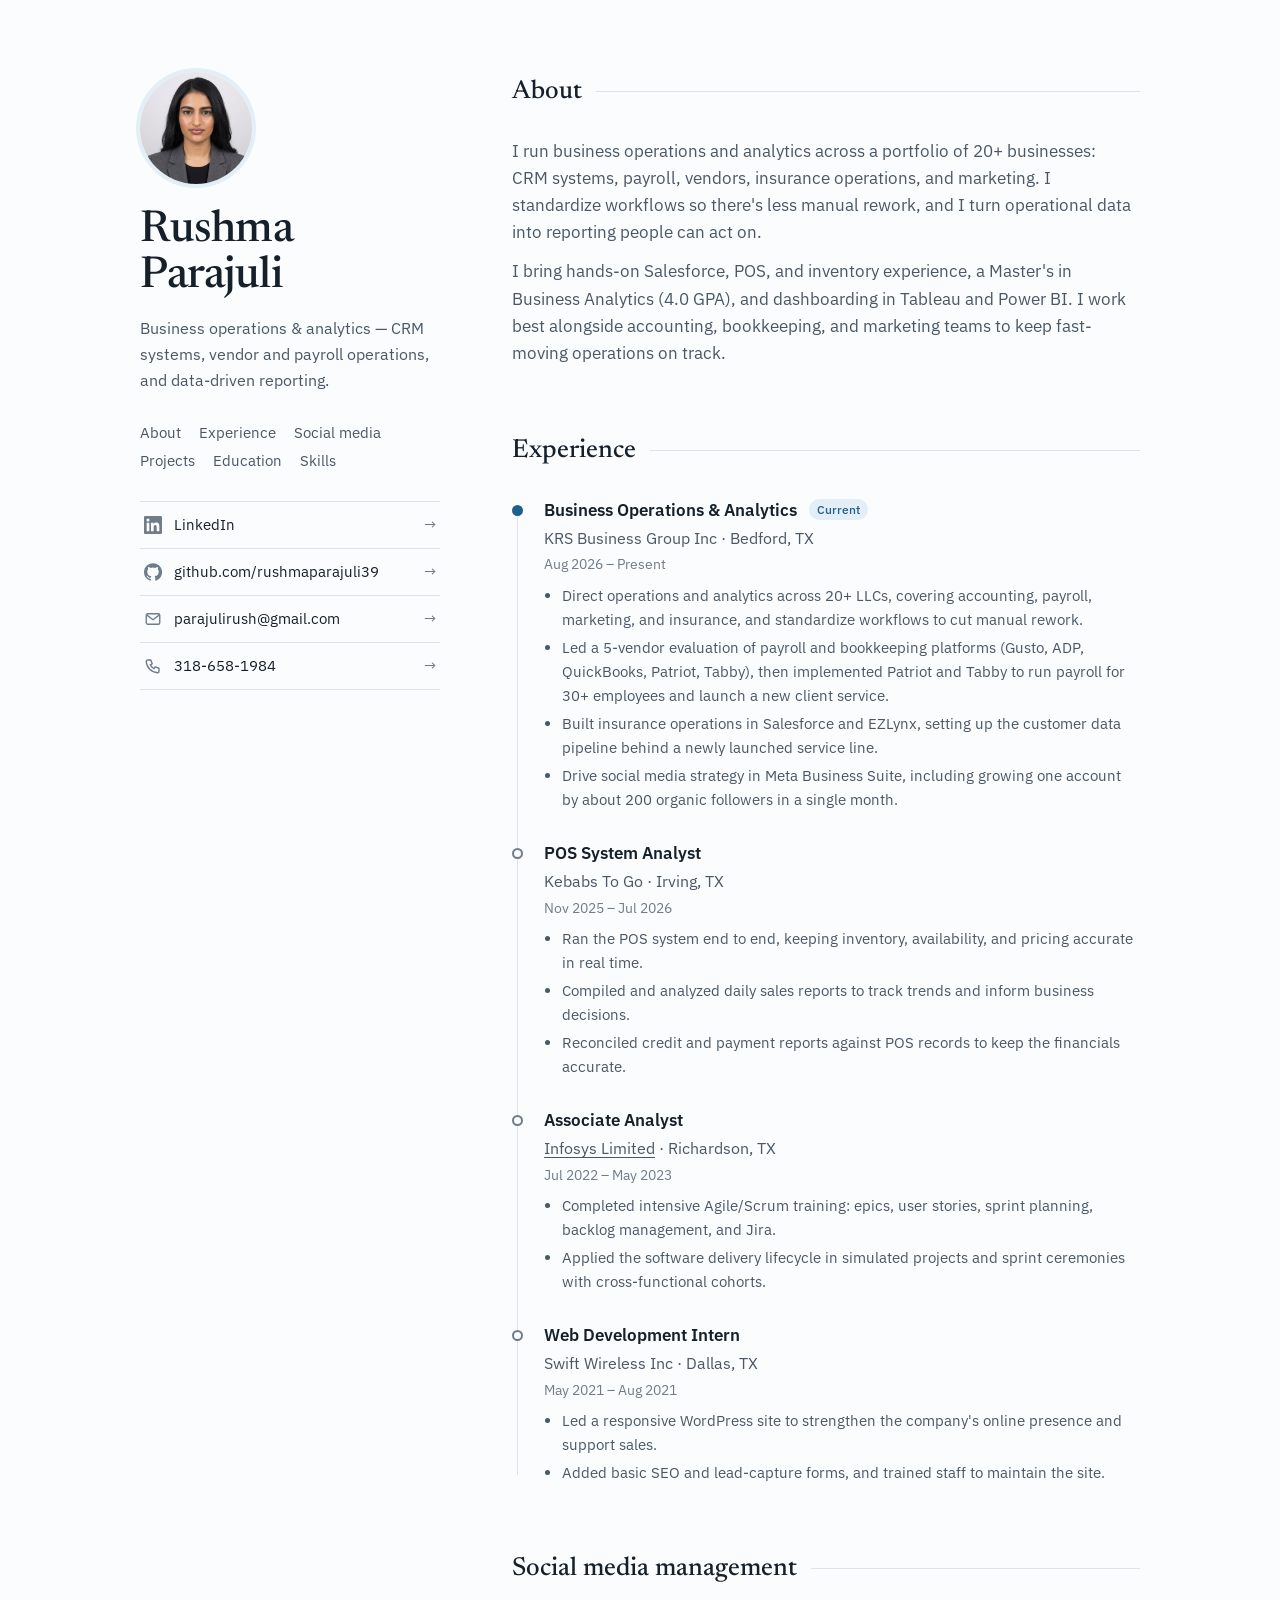
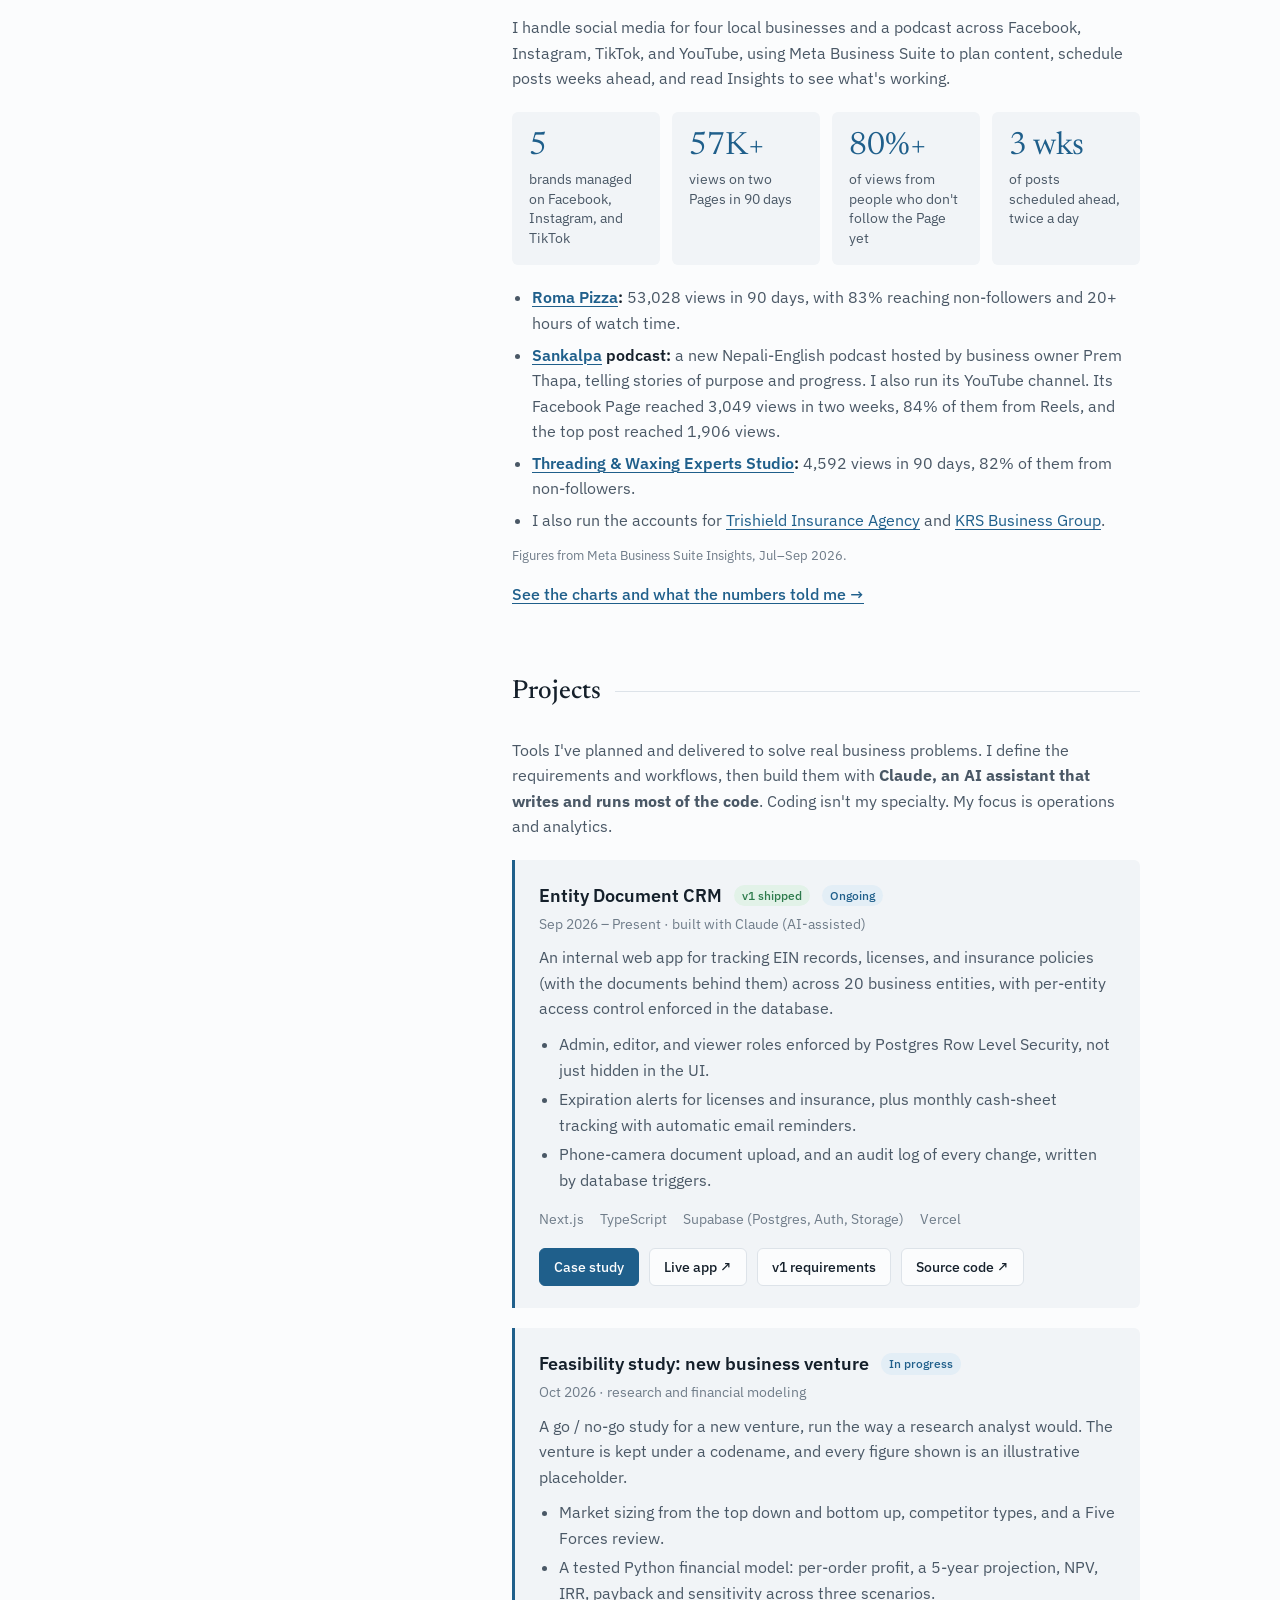
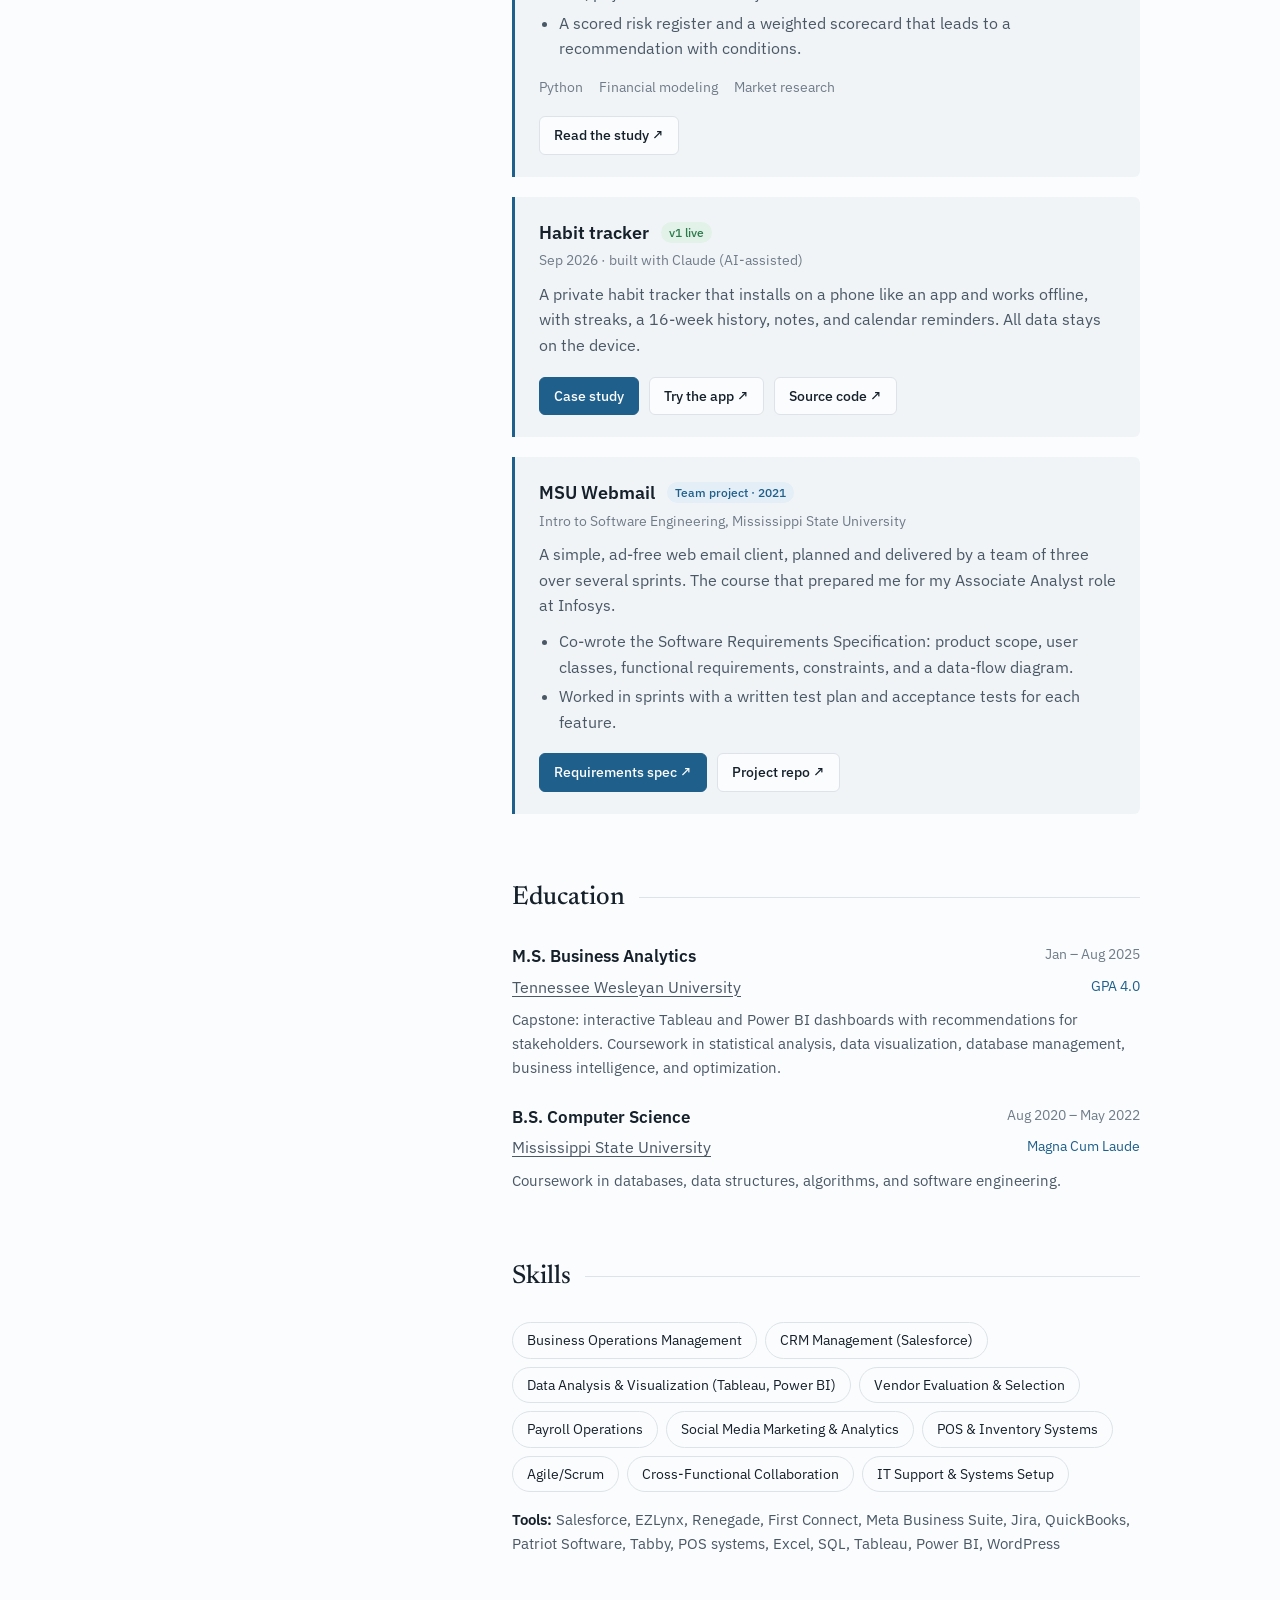
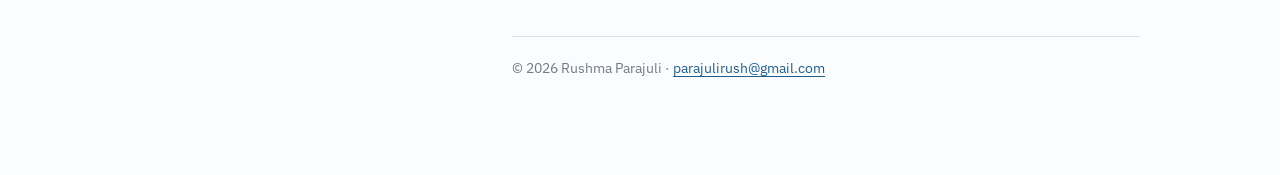
<file: index.html>
<!doctype html>
<html lang="en">
<head>
  <meta charset="utf-8">
  <meta name="viewport" content="width=device-width, initial-scale=1">
  <title>Rushma Parajuli</title>
  <meta name="description" content="Rushma Parajuli — business operations and analytics: CRM systems, vendor and payroll operations, and data-driven reporting.">
  <meta name="color-scheme" content="light dark">
  <meta property="og:type" content="website">
  <meta property="og:url" content="https://rushmaparajuli39.github.io/">
  <meta property="og:title" content="Rushma Parajuli: Business Operations & Analytics">
  <meta property="og:description" content="Operations and analytics across 20+ businesses: CRM systems, payroll, vendor and insurance operations, and social media for five brands.">
  <meta property="og:image" content="https://rushmaparajuli39.github.io/assets/og-image.png">
  <meta property="og:image:width" content="1200">
  <meta property="og:image:height" content="627">
  <meta name="twitter:card" content="summary_large_image">
  <link rel="preconnect" href="https://fonts.googleapis.com">
  <link rel="preconnect" href="https://fonts.gstatic.com" crossorigin>
  <link href="https://fonts.googleapis.com/css2?family=Newsreader:opsz,wght@6..72,400;6..72,500;6..72,600&family=IBM+Plex+Sans:wght@400;500;600&display=swap" rel="stylesheet">
  <link rel="stylesheet" href="styles.css">
</head>
<body id="top">
  <div class="page">
    <header class="intro">
      <a class="headshot" href="#top" aria-label="Back to top"><img src="assets/headshot.jpg" alt="Rushma Parajuli" width="400" height="400"></a>
      <h1>Rushma Parajuli</h1>
      <p class="tagline">Business operations &amp; analytics — CRM systems, vendor and payroll operations, and data-driven reporting.</p>
      <nav aria-label="Sections">
        <ul class="jump">
          <li><a href="#about">About</a></li>
          <li><a href="#experience">Experience</a></li>
          <li><a href="#social">Social media</a></li>
          <li><a href="#projects">Projects</a></li>
          <li><a href="#education">Education</a></li>
          <li><a href="#skills">Skills</a></li>
        </ul>
      </nav>
      <ul class="contact">
        <li>
          <a href="https://www.linkedin.com/in/rushma-parajuli-0425b1149/" target="_blank" rel="noopener">
            <svg viewBox="0 0 24 24" fill="currentColor" aria-hidden="true"><path d="M20.45 20.45h-3.56v-5.57c0-1.33-.02-3.04-1.85-3.04-1.85 0-2.14 1.45-2.14 2.94v5.67H9.35V9h3.41v1.56h.05c.48-.9 1.64-1.85 3.37-1.85 3.6 0 4.27 2.37 4.27 5.46v6.28zM5.34 7.43a2.06 2.06 0 1 1 0-4.13 2.06 2.06 0 0 1 0 4.13zM7.12 20.45H3.56V9h3.56v11.45zM22.22 0H1.77C.79 0 0 .77 0 1.72v20.56C0 23.23.79 24 1.77 24h20.45c.98 0 1.78-.77 1.78-1.72V1.72C24 .77 23.2 0 22.22 0z"/></svg>
            LinkedIn
          </a>
        </li>
        <li>
          <a href="https://github.com/rushmaparajuli39" target="_blank" rel="noopener">
            <svg viewBox="0 0 24 24" fill="currentColor" aria-hidden="true"><path d="M12 .3a12 12 0 0 0-3.8 23.38c.6.12.83-.26.83-.57v-2.23c-3.34.73-4.04-1.42-4.04-1.42-.55-1.39-1.33-1.76-1.33-1.76-1.09-.74.08-.73.08-.73 1.2.09 1.84 1.24 1.84 1.24 1.07 1.83 2.8 1.3 3.49 1 .1-.78.42-1.3.76-1.6-2.67-.3-5.47-1.33-5.47-5.93 0-1.31.47-2.38 1.24-3.22-.14-.3-.54-1.52.1-3.18 0 0 1-.32 3.3 1.23a11.5 11.5 0 0 1 6 0c2.28-1.55 3.29-1.23 3.29-1.23.64 1.66.24 2.88.12 3.18a4.65 4.65 0 0 1 1.23 3.22c0 4.61-2.8 5.63-5.48 5.92.42.36.81 1.1.81 2.22v3.29c0 .32.21.7.82.58A12 12 0 0 0 12 .3"/></svg>
            github.com/rushmaparajuli39
          </a>
        </li>
        <li>
          <a href="mailto:parajulirush@gmail.com">
            <svg viewBox="0 0 24 24" fill="none" stroke="currentColor" stroke-width="1.8" aria-hidden="true"><rect x="3" y="5" width="18" height="14" rx="2"/><path d="m3.5 6.5 8.5 6.5 8.5-6.5"/></svg>
            parajulirush@gmail.com
          </a>
        </li>
        <li>
          <a href="tel:+13186581984">
            <svg viewBox="0 0 24 24" fill="none" stroke="currentColor" stroke-width="1.8" aria-hidden="true"><path d="M5 4h4l2 5-2.5 1.5a11 11 0 0 0 5 5L15 13l5 2v4a2 2 0 0 1-2 2A16 16 0 0 1 3 6a2 2 0 0 1 2-2"/></svg>
            318-658-1984
          </a>
        </li>
      </ul>
    </header>

    <main>
      <section aria-labelledby="about">
        <h2 id="about">About</h2>
        <p class="about">I run business operations and analytics across a portfolio of 20+ businesses: CRM systems, payroll, vendors, insurance operations, and marketing. I standardize workflows so there's less manual rework, and I turn operational data into reporting people can act on.</p>
        <p class="about">I bring hands-on Salesforce, POS, and inventory experience, a Master's in Business Analytics (4.0 GPA), and dashboarding in Tableau and Power BI. I work best alongside accounting, bookkeeping, and marketing teams to keep fast-moving operations on track.</p>
      </section>

      <section aria-labelledby="experience">
        <h2 id="experience">Experience</h2>
        <ol class="timeline">
          <li class="current">
            <p class="role">Business Operations &amp; Analytics <span class="badge">Current</span></p>
            <p class="org">KRS Business Group Inc · Bedford, TX</p>
            <p class="when">Aug 2026 – Present</p>
            <ul class="duties">
              <li>Direct operations and analytics across 20+ LLCs, covering accounting, payroll, marketing, and insurance, and standardize workflows to cut manual rework.</li>
              <li>Led a 5-vendor evaluation of payroll and bookkeeping platforms (Gusto, ADP, QuickBooks, Patriot, Tabby), then implemented Patriot and Tabby to run payroll for 30+ employees and launch a new client service.</li>
              <li>Built insurance operations in Salesforce and EZLynx, setting up the customer data pipeline behind a newly launched service line.</li>
              <li>Drive social media strategy in Meta Business Suite, including growing one account by about 200 organic followers in a single month.</li>
            </ul>
          </li>
          <li>
            <p class="role">POS System Analyst</p>
            <p class="org">Kebabs To Go · Irving, TX</p>
            <p class="when">Nov 2025 – Jul 2026</p>
            <ul class="duties">
              <li>Ran the POS system end to end, keeping inventory, availability, and pricing accurate in real time.</li>
              <li>Compiled and analyzed daily sales reports to track trends and inform business decisions.</li>
              <li>Reconciled credit and payment reports against POS records to keep the financials accurate.</li>
            </ul>
          </li>
          <li>
            <p class="role">Associate Analyst</p>
            <p class="org"><a href="https://www.infosys.com" target="_blank" rel="noopener">Infosys Limited</a> · Richardson, TX</p>
            <p class="when">Jul 2022 – May 2023</p>
            <ul class="duties">
              <li>Completed intensive Agile/Scrum training: epics, user stories, sprint planning, backlog management, and Jira.</li>
              <li>Applied the software delivery lifecycle in simulated projects and sprint ceremonies with cross-functional cohorts.</li>
            </ul>
          </li>
          <li>
            <p class="role">Web Development Intern</p>
            <p class="org">Swift Wireless Inc · Dallas, TX</p>
            <p class="when">May 2021 – Aug 2021</p>
            <ul class="duties">
              <li>Led a responsive WordPress site to strengthen the company's online presence and support sales.</li>
              <li>Added basic SEO and lead-capture forms, and trained staff to maintain the site.</li>
            </ul>
          </li>
        </ol>
      </section>

      <section aria-labelledby="social">
        <h2 id="social">Social media management</h2>
        <p class="intro-text">I handle social media for four local businesses and a podcast across Facebook, Instagram, TikTok, and YouTube, using Meta Business Suite to plan content, schedule posts weeks ahead, and read Insights to see what's working.</p>
        <div class="stats">
          <a class="stat" href="projects/social-media.html"><p class="num">5</p><p class="label">brands managed on Facebook, Instagram, and TikTok</p></a>
          <a class="stat" href="projects/social-media.html#results"><p class="num">57K+</p><p class="label">views on two Pages in 90 days</p></a>
          <a class="stat" href="projects/social-media.html#reach-chart"><p class="num">80%+</p><p class="label">of views from people who don't follow the Page yet</p></a>
          <a class="stat" href="projects/social-media.html#what-i-do"><p class="num">3 wks</p><p class="label">of posts scheduled ahead, twice a day</p></a>
        </div>
        <ul class="highlights">
          <li><strong><a href="https://www.facebook.com/profile.php?id=61592435582231" target="_blank" rel="noopener">Roma Pizza</a>:</strong> 53,028 views in 90 days, with 83% reaching non-followers and 20+ hours of watch time.</li>
          <li><strong><a href="https://www.youtube.com/@SankalpaThriveWithPurpose" target="_blank" rel="noopener">Sankalpa</a> podcast:</strong> a new Nepali-English podcast hosted by business owner Prem Thapa, telling stories of purpose and progress. I also run its YouTube channel. Its Facebook Page reached 3,049 views in two weeks, 84% of them from Reels, and the top post reached 1,906 views.</li>
          <li><strong><a href="https://www.facebook.com/profile.php?id=61592050048714" target="_blank" rel="noopener">Threading &amp; Waxing Experts Studio</a>:</strong> 4,592 views in 90 days, 82% of them from non-followers.</li>
          <li>I also run the accounts for <a href="https://www.facebook.com/profile.php?id=61591925853981" target="_blank" rel="noopener">Trishield Insurance Agency</a> and <a href="https://www.facebook.com/profile.php?id=61592117784786" target="_blank" rel="noopener">KRS Business Group</a>.</li>
        </ul>
        <p class="source">Figures from Meta Business Suite Insights, Jul–Sep 2026.</p>
        <a class="more-link" href="projects/social-media.html">See the charts and what the numbers told me →</a>
      </section>

      <section aria-labelledby="projects">
        <h2 id="projects">Projects</h2>
        <p class="intro-text">Tools I've planned and delivered to solve real business problems. I define the requirements and workflows, then build them with <strong>Claude, an AI assistant that writes and runs most of the code</strong>. Coding isn't my specialty. My focus is operations and analytics.</p>
        <div class="projects">
          <article class="project" id="crm">
            <h3><a href="projects/crm.html">Entity Document CRM</a> <span class="badge ok">v1 shipped</span> <span class="badge">Ongoing</span></h3>
            <p class="meta">Sep 2026 – Present · built with Claude (AI-assisted)</p>
            <p class="desc">An internal web app for tracking EIN records, licenses, and insurance policies (with the documents behind them) across 20 business entities, with per-entity access control enforced in the database.</p>
            <ul class="points">
              <li>Admin, editor, and viewer roles enforced by Postgres Row Level Security, not just hidden in the UI.</li>
              <li>Expiration alerts for licenses and insurance, plus monthly cash-sheet tracking with automatic email reminders.</li>
              <li>Phone-camera document upload, and an audit log of every change, written by database triggers.</li>
            </ul>
            <ul class="tech"><li>Next.js</li><li>TypeScript</li><li>Supabase (Postgres, Auth, Storage)</li><li>Vercel</li></ul>
            <ul class="actions">
              <li><a class="btn primary" href="projects/crm.html">Case study</a></li>
              <li><a class="btn" href="https://crm-app-liard-phi.vercel.app" target="_blank" rel="noopener">Live app ↗</a></li>
              <li><a class="btn" href="requirements/crm-v1.html">v1 requirements</a></li>
              <li><a class="btn" href="https://github.com/rushmaparajuli39/CRM" target="_blank" rel="noopener">Source code ↗</a></li>
            </ul>
          </article>
          <article class="project" id="feasibility">
            <h3><a href="https://github.com/rushmaparajuli39/Feasibility-Study-New-Business-Venture" target="_blank" rel="noopener">Feasibility study: new business venture</a> <span class="badge">In progress</span></h3>
            <p class="meta">Oct 2026 · research and financial modeling</p>
            <p class="desc">A go / no-go study for a new venture, run the way a research analyst would. The venture is kept under a codename, and every figure shown is an illustrative placeholder.</p>
            <ul class="points">
              <li>Market sizing from the top down and bottom up, competitor types, and a Five Forces review.</li>
              <li>A tested Python financial model: per-order profit, a 5-year projection, NPV, IRR, payback and sensitivity across three scenarios.</li>
              <li>A scored risk register and a weighted scorecard that leads to a recommendation with conditions.</li>
            </ul>
            <ul class="tech"><li>Python</li><li>Financial modeling</li><li>Market research</li></ul>
            <ul class="actions">
              <li><a class="btn" href="https://github.com/rushmaparajuli39/Feasibility-Study-New-Business-Venture" target="_blank" rel="noopener">Read the study ↗</a></li>
            </ul>
          </article>
          <article class="project" id="habits">
            <h3><a href="projects/habit-tracker.html">Habit tracker</a> <span class="badge ok">v1 live</span></h3>
            <p class="meta">Sep 2026 · built with Claude (AI-assisted)</p>
            <p class="desc">A private habit tracker that installs on a phone like an app and works offline, with streaks, a 16-week history, notes, and calendar reminders. All data stays on the device.</p>
            <ul class="actions">
              <li><a class="btn primary" href="projects/habit-tracker.html">Case study</a></li>
              <li><a class="btn" href="https://rushmaparajuli39.github.io/Android-Productivity-Tracker-App/" target="_blank" rel="noopener">Try the app ↗</a></li>
              <li><a class="btn" href="https://github.com/rushmaparajuli39/Android-Productivity-Tracker-App" target="_blank" rel="noopener">Source code ↗</a></li>
            </ul>
          </article>
          <article class="project" id="webmail">
            <h3>MSU Webmail <span class="badge">Team project · 2021</span></h3>
            <p class="meta">Intro to Software Engineering, Mississippi State University</p>
            <p class="desc">A simple, ad-free web email client, planned and delivered by a team of three over several sprints. The course that prepared me for my Associate Analyst role at Infosys.</p>
            <ul class="points">
              <li>Co-wrote the Software Requirements Specification: product scope, user classes, functional requirements, constraints, and a data-flow diagram.</li>
              <li>Worked in sprints with a written test plan and acceptance tests for each feature.</li>
            </ul>
            <ul class="actions">
              <li><a class="btn primary" href="https://github.com/rushmaparajuli39/Group5/blob/main/Content/Software%20Requirements%20Specification.pdf" target="_blank" rel="noopener">Requirements spec ↗</a></li>
              <li><a class="btn" href="https://github.com/rushmaparajuli39/Group5" target="_blank" rel="noopener">Project repo ↗</a></li>
            </ul>
          </article>
        </div>
      </section>

      <section aria-labelledby="education">
        <h2 id="education">Education</h2>
        <div class="edu">
          <div class="edu-item">
            <p class="degree">M.S. Business Analytics</p>
            <p class="school"><a href="https://www.tnwesleyan.edu" target="_blank" rel="noopener">Tennessee Wesleyan University</a></p>
            <p class="when">Jan – Aug 2025</p>
            <p class="note">GPA 4.0</p>
            <p class="detail">Capstone: interactive Tableau and Power BI dashboards with recommendations for stakeholders. Coursework in statistical analysis, data visualization, database management, business intelligence, and optimization.</p>
          </div>
          <div class="edu-item">
            <p class="degree">B.S. Computer Science</p>
            <p class="school"><a href="https://www.msstate.edu" target="_blank" rel="noopener">Mississippi State University</a></p>
            <p class="when">Aug 2020 – May 2022</p>
            <p class="note">Magna Cum Laude</p>
            <p class="detail">Coursework in databases, data structures, algorithms, and software engineering.</p>
          </div>
        </div>
      </section>

      <section aria-labelledby="skills">
        <h2 id="skills">Skills</h2>
        <ul class="skills">
          <li>Business Operations Management</li>
          <li>CRM Management (Salesforce)</li>
          <li>Data Analysis &amp; Visualization (Tableau, Power BI)</li>
          <li>Vendor Evaluation &amp; Selection</li>
          <li>Payroll Operations</li>
          <li>Social Media Marketing &amp; Analytics</li>
          <li>POS &amp; Inventory Systems</li>
          <li>Agile/Scrum</li>
          <li>Cross-Functional Collaboration</li>
          <li>IT Support &amp; Systems Setup</li>
        </ul>
        <p class="tools"><strong>Tools:</strong> Salesforce, EZLynx, Renegade, First Connect, Meta Business Suite, Jira, QuickBooks, Patriot Software, Tabby, POS systems, Excel, SQL, Tableau, Power BI, WordPress</p>
      </section>

      <footer>© <span id="year">2026</span> Rushma Parajuli · <a href="mailto:parajulirush@gmail.com">parajulirush@gmail.com</a></footer>
    </main>
  </div>
  <script>document.getElementById("year").textContent = new Date().getFullYear();</script>
</body>
</html>
</file>
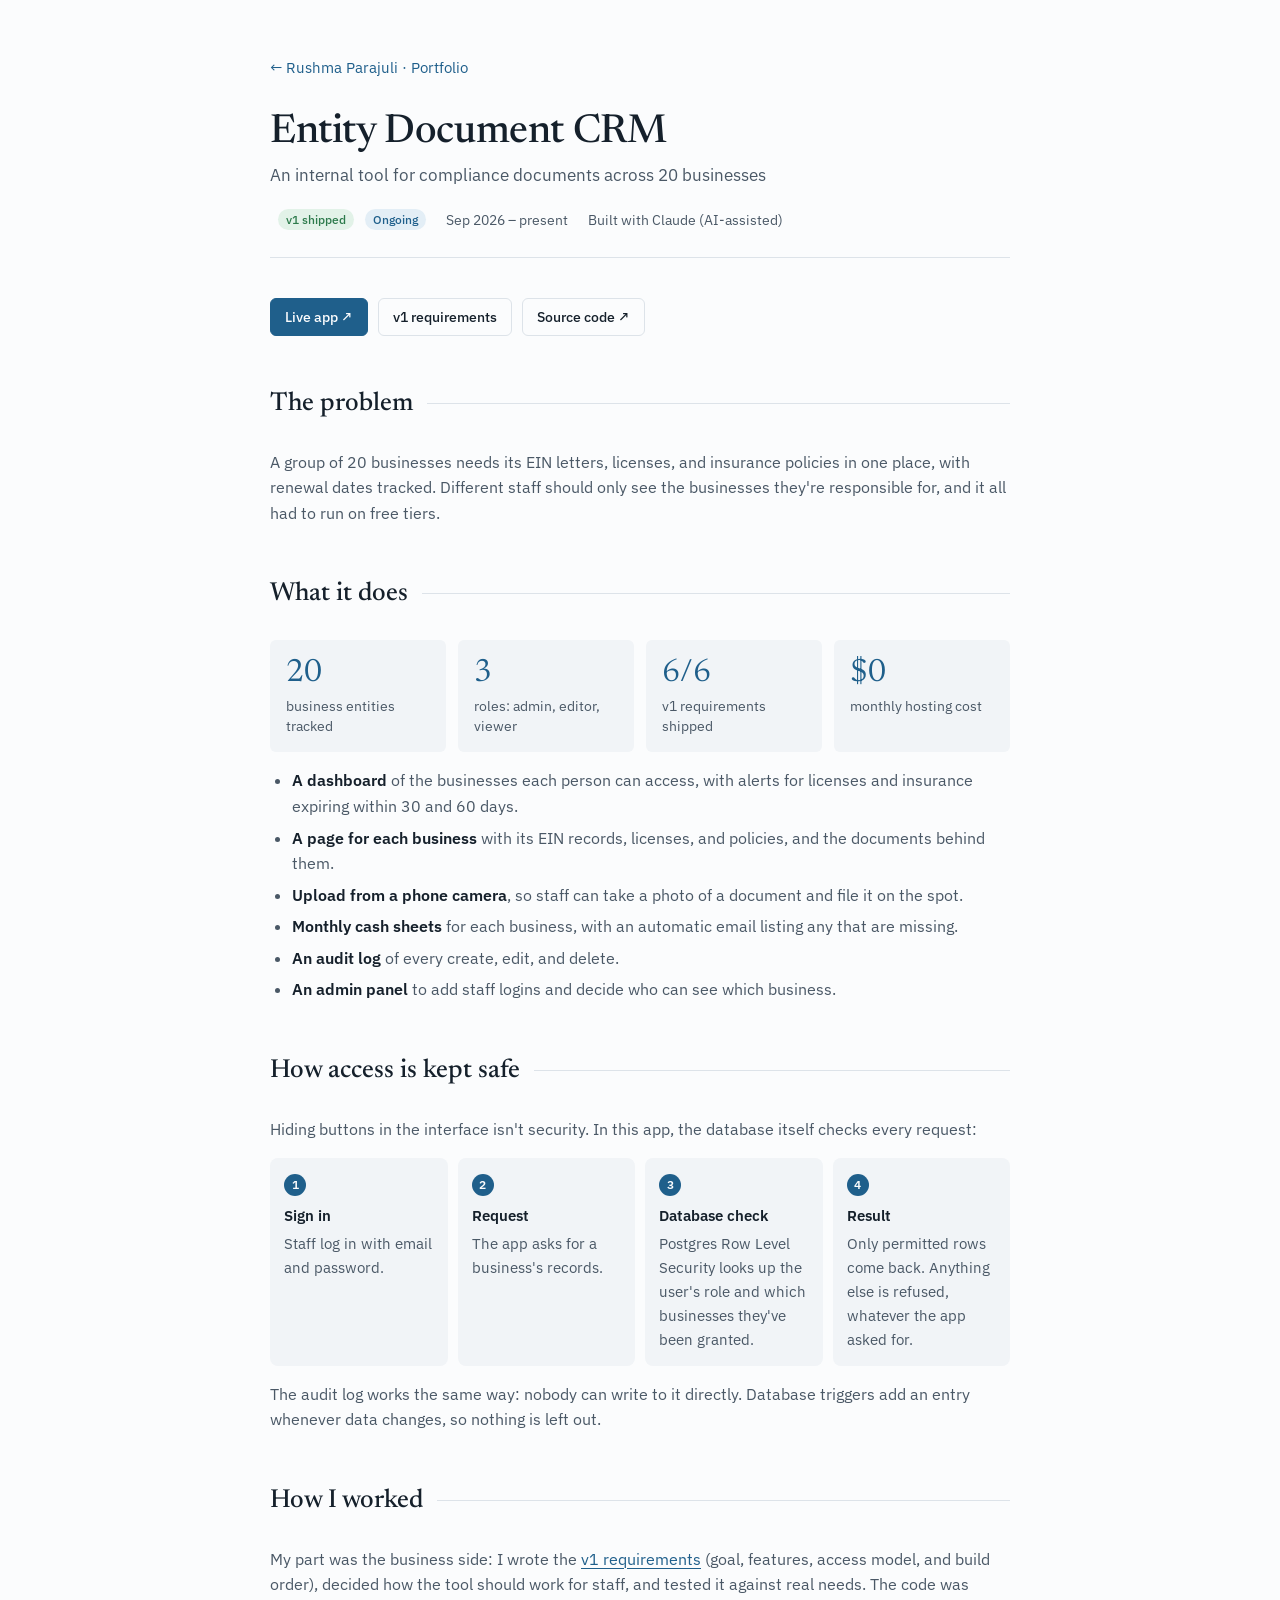
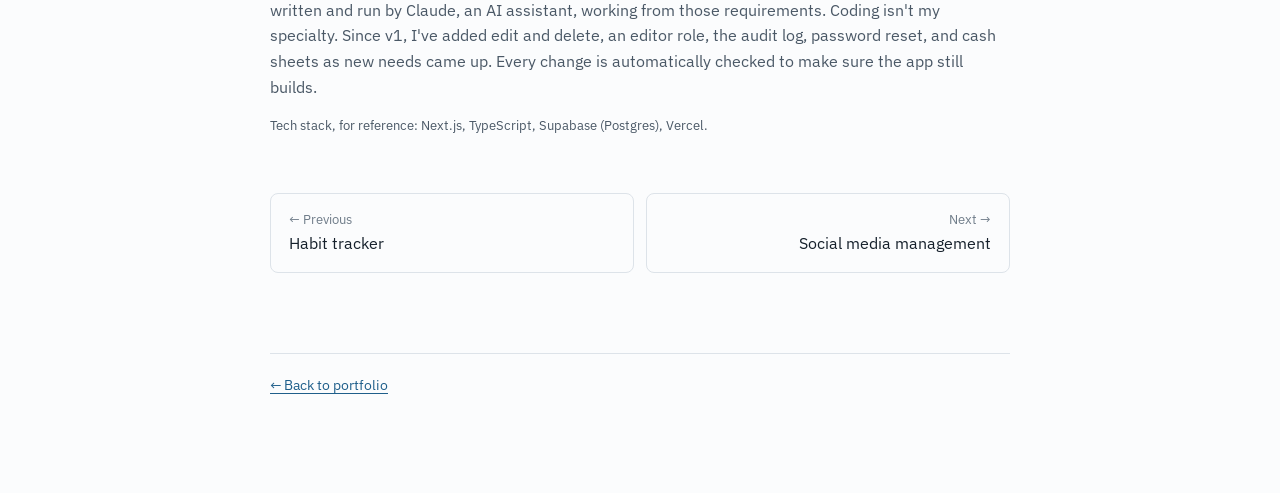
<file: projects/crm.html>
<!doctype html>
<html lang="en">
<head>
  <meta charset="utf-8">
  <meta name="viewport" content="width=device-width, initial-scale=1">
  <title>Entity Document CRM</title>
  <meta name="description" content="Case study: an internal CRM for EIN, license, and insurance records across 20 businesses, built by Rushma Parajuli with Next.js and Supabase.">
  <meta name="color-scheme" content="light dark">
  <link rel="preconnect" href="https://fonts.googleapis.com">
  <link rel="preconnect" href="https://fonts.gstatic.com" crossorigin>
  <link href="https://fonts.googleapis.com/css2?family=Newsreader:opsz,wght@6..72,400;6..72,500;6..72,600&family=IBM+Plex+Sans:wght@400;500;600&display=swap" rel="stylesheet">
  <link rel="stylesheet" href="../styles.css">
</head>
<body>
  <article class="doc case">
    <p class="crumb"><a href="../index.html#crm">← Rushma Parajuli · Portfolio</a></p>

    <h1>Entity Document CRM</h1>
    <p class="sub">An internal tool for compliance documents across 20 businesses</p>
    <ul class="docmeta">
      <li><span class="badge ok">v1 shipped</span> <span class="badge">Ongoing</span></li>
      <li>Sep 2026 – present</li>
      <li>Built with Claude (AI-assisted)</li>
    </ul>

    <ul class="actions">
      <li><a class="btn primary" href="https://crm-app-liard-phi.vercel.app" target="_blank" rel="noopener">Live app ↗</a></li>
      <li><a class="btn" href="../requirements/crm-v1.html">v1 requirements</a></li>
      <li><a class="btn" href="https://github.com/rushmaparajuli39/CRM" target="_blank" rel="noopener">Source code ↗</a></li>
    </ul>

    <h2 id="problem">The problem</h2>
    <p>A group of 20 businesses needs its EIN letters, licenses, and insurance policies in one place, with renewal dates tracked. Different staff should only see the businesses they're responsible for, and it all had to run on free tiers.</p>

    <h2 id="built">What it does</h2>
    <div class="stats">
      <div class="stat"><p class="num">20</p><p class="label">business entities tracked</p></div>
      <div class="stat"><p class="num">3</p><p class="label">roles: admin, editor, viewer</p></div>
      <div class="stat"><p class="num">6/6</p><p class="label">v1 requirements shipped</p></div>
      <div class="stat"><p class="num">$0</p><p class="label">monthly hosting cost</p></div>
    </div>
    <ul>
      <li><strong>A dashboard</strong> of the businesses each person can access, with alerts for licenses and insurance expiring within 30 and 60 days.</li>
      <li><strong>A page for each business</strong> with its EIN records, licenses, and policies, and the documents behind them.</li>
      <li><strong>Upload from a phone camera</strong>, so staff can take a photo of a document and file it on the spot.</li>
      <li><strong>Monthly cash sheets</strong> for each business, with an automatic email listing any that are missing.</li>
      <li><strong>An audit log</strong> of every create, edit, and delete.</li>
      <li><strong>An admin panel</strong> to add staff logins and decide who can see which business.</li>
    </ul>

    <h2 id="security">How access is kept safe</h2>
    <p>Hiding buttons in the interface isn't security. In this app, the database itself checks every request:</p>
    <ol class="flow">
      <li><strong>Sign in</strong>Staff log in with email and password.</li>
      <li><strong>Request</strong>The app asks for a business's records.</li>
      <li><strong>Database check</strong>Postgres Row Level Security looks up the user's role and which businesses they've been granted.</li>
      <li><strong>Result</strong>Only permitted rows come back. Anything else is refused, whatever the app asked for.</li>
    </ol>
    <p>The audit log works the same way: nobody can write to it directly. Database triggers add an entry whenever data changes, so nothing is left out.</p>

    <h2 id="process">How I worked</h2>
    <p>My part was the business side: I wrote the <a href="../requirements/crm-v1.html">v1 requirements</a> (goal, features, access model, and build order), decided how the tool should work for staff, and tested it against real needs. The code was written and run by Claude, an AI assistant, working from those requirements. Coding isn't my specialty. Since v1, I've added edit and delete, an editor role, the audit log, password reset, and cash sheets as new needs came up. Every change is automatically checked to make sure the app still builds.</p>
    <p class="source">Tech stack, for reference: Next.js, TypeScript, Supabase (Postgres), Vercel.</p>

    <nav class="pager" aria-label="More projects">
      <a href="habit-tracker.html"><small>← Previous</small>Habit tracker</a>
      <a class="next" href="social-media.html"><small>Next →</small>Social media management</a>
    </nav>
    <footer><a href="../index.html">← Back to portfolio</a></footer>
  </article>
</body>
</html>
</file>
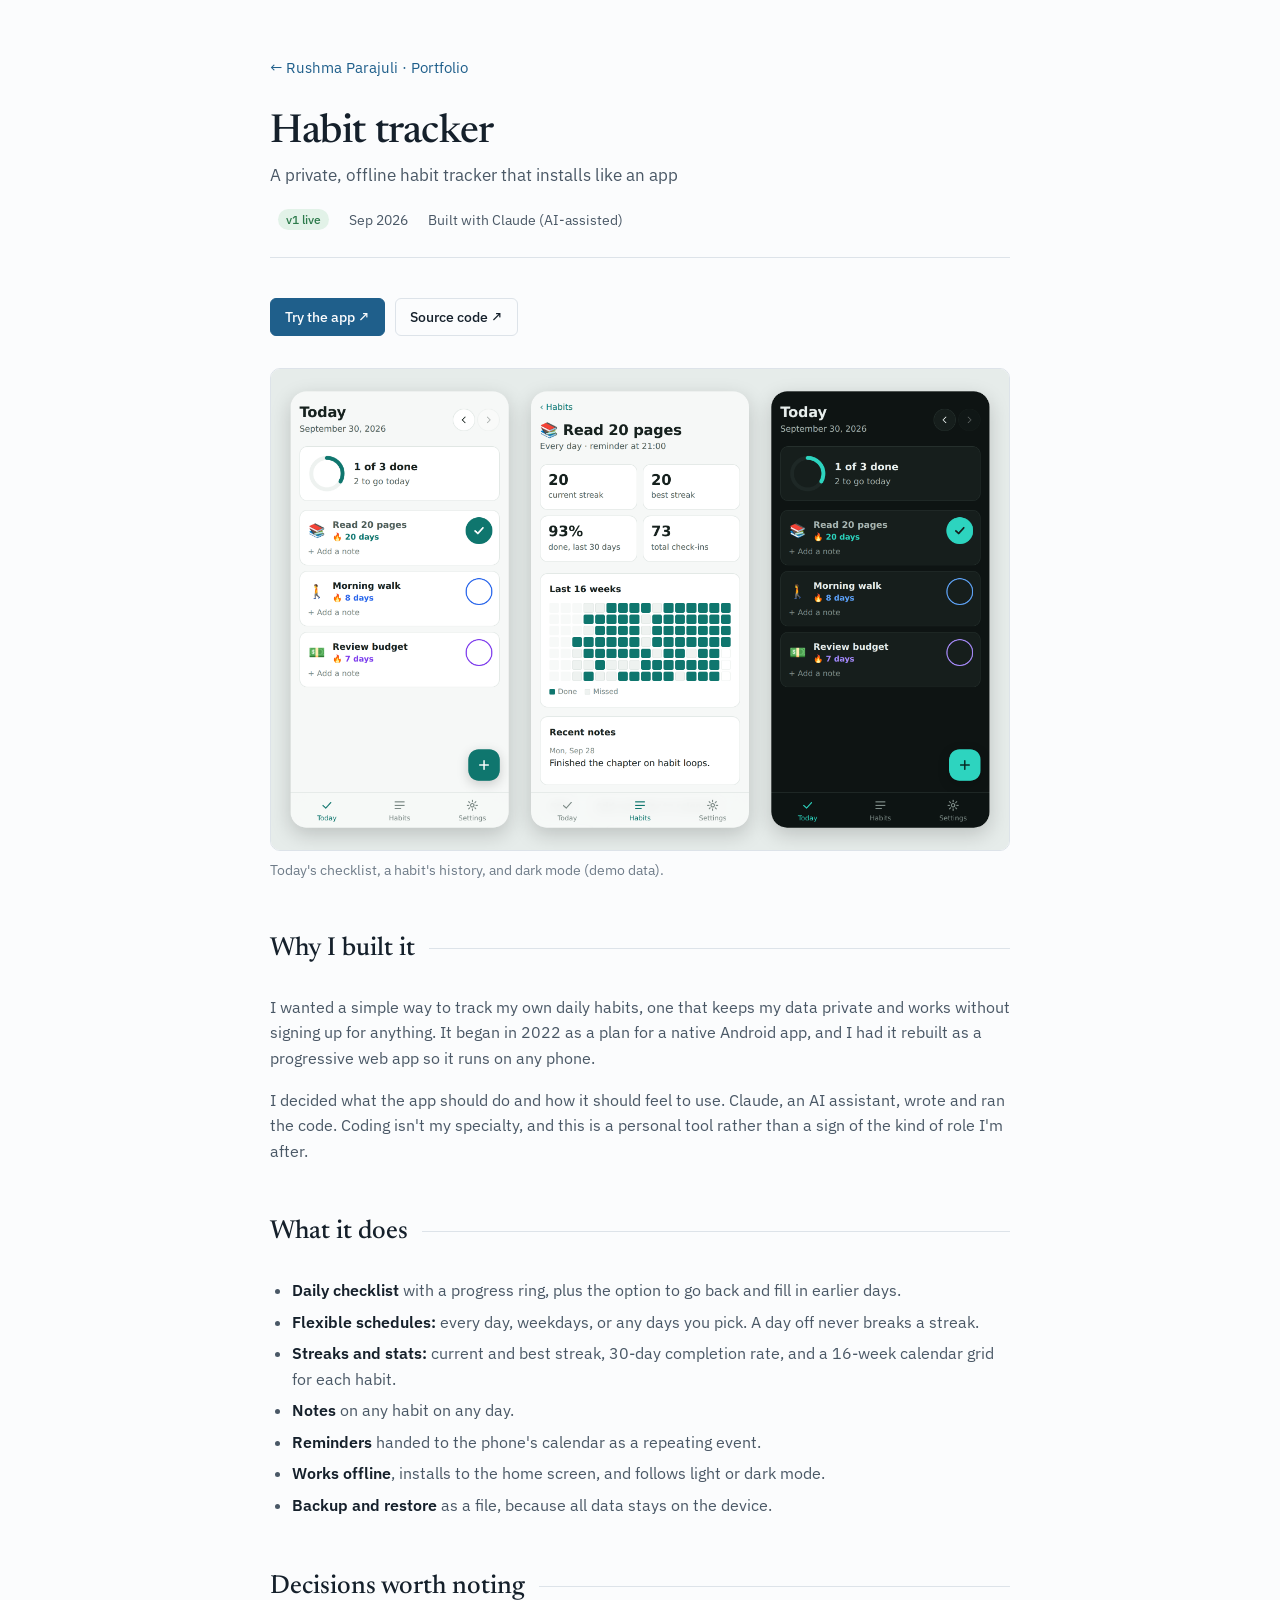
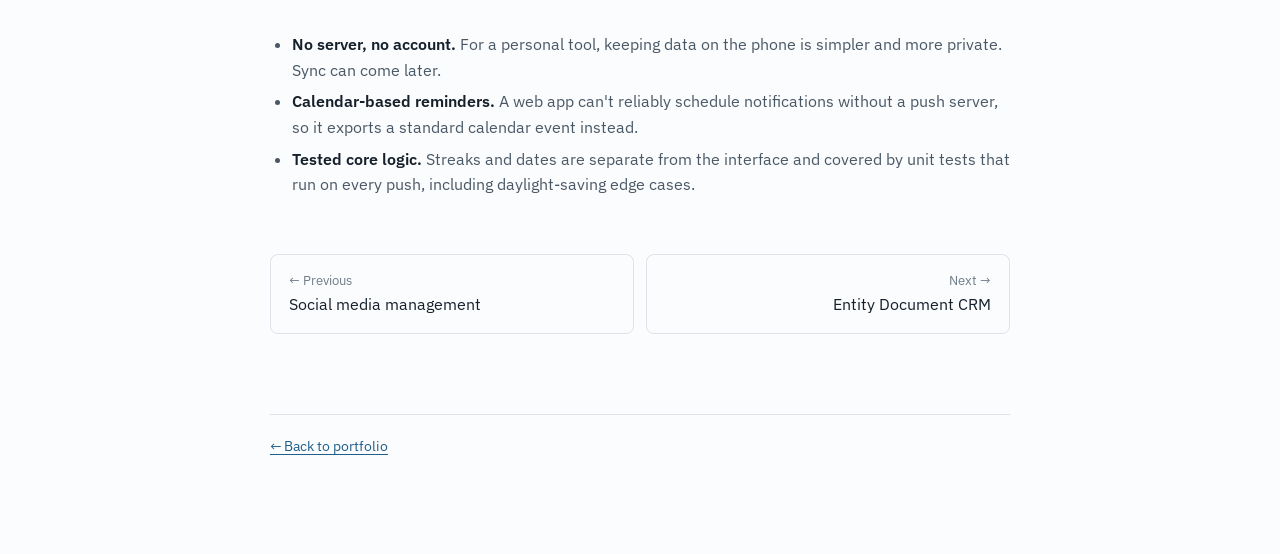
<file: projects/habit-tracker.html>
<!doctype html>
<html lang="en">
<head>
  <meta charset="utf-8">
  <meta name="viewport" content="width=device-width, initial-scale=1">
  <title>Habit Tracker</title>
  <meta name="description" content="Case study: an offline, installable habit tracker, planned by Rushma Parajuli and built with Claude.">
  <meta name="color-scheme" content="light dark">
  <link rel="preconnect" href="https://fonts.googleapis.com">
  <link rel="preconnect" href="https://fonts.gstatic.com" crossorigin>
  <link href="https://fonts.googleapis.com/css2?family=Newsreader:opsz,wght@6..72,400;6..72,500;6..72,600&family=IBM+Plex+Sans:wght@400;500;600&display=swap" rel="stylesheet">
  <link rel="stylesheet" href="../styles.css">
</head>
<body>
  <article class="doc case">
    <p class="crumb"><a href="../index.html#habits">← Rushma Parajuli · Portfolio</a></p>

    <h1>Habit tracker</h1>
    <p class="sub">A private, offline habit tracker that installs like an app</p>
    <ul class="docmeta">
      <li><span class="badge ok">v1 live</span></li>
      <li>Sep 2026</li>
      <li>Built with Claude (AI-assisted)</li>
    </ul>

    <ul class="actions">
      <li><a class="btn primary" href="https://rushmaparajuli39.github.io/Android-Productivity-Tracker-App/" target="_blank" rel="noopener">Try the app ↗</a></li>
      <li><a class="btn" href="https://github.com/rushmaparajuli39/Android-Productivity-Tracker-App" target="_blank" rel="noopener">Source code ↗</a></li>
    </ul>

    <figure>
      <img src="../assets/habit-tracker.png" alt="Three phone screens: today's checklist with a progress ring, a habit's page with streak stats and a 16-week calendar grid, and the checklist in dark mode" width="1320" height="860" loading="lazy">
      <figcaption>Today's checklist, a habit's history, and dark mode (demo data).</figcaption>
    </figure>

    <h2 id="why">Why I built it</h2>
    <p>I wanted a simple way to track my own daily habits, one that keeps my data private and works without signing up for anything. It began in 2022 as a plan for a native Android app, and I had it rebuilt as a progressive web app so it runs on any phone.</p>
    <p>I decided what the app should do and how it should feel to use. Claude, an AI assistant, wrote and ran the code. Coding isn't my specialty, and this is a personal tool rather than a sign of the kind of role I'm after.</p>

    <h2 id="features">What it does</h2>
    <ul>
      <li><strong>Daily checklist</strong> with a progress ring, plus the option to go back and fill in earlier days.</li>
      <li><strong>Flexible schedules:</strong> every day, weekdays, or any days you pick. A day off never breaks a streak.</li>
      <li><strong>Streaks and stats:</strong> current and best streak, 30-day completion rate, and a 16-week calendar grid for each habit.</li>
      <li><strong>Notes</strong> on any habit on any day.</li>
      <li><strong>Reminders</strong> handed to the phone's calendar as a repeating event.</li>
      <li><strong>Works offline</strong>, installs to the home screen, and follows light or dark mode.</li>
      <li><strong>Backup and restore</strong> as a file, because all data stays on the device.</li>
    </ul>

    <h2 id="decisions">Decisions worth noting</h2>
    <ul>
      <li><strong>No server, no account.</strong> For a personal tool, keeping data on the phone is simpler and more private. Sync can come later.</li>
      <li><strong>Calendar-based reminders.</strong> A web app can't reliably schedule notifications without a push server, so it exports a standard calendar event instead.</li>
      <li><strong>Tested core logic.</strong> Streaks and dates are separate from the interface and covered by unit tests that run on every push, including daylight-saving edge cases.</li>
    </ul>

    <nav class="pager" aria-label="More projects">
      <a href="social-media.html"><small>← Previous</small>Social media management</a>
      <a class="next" href="crm.html"><small>Next →</small>Entity Document CRM</a>
    </nav>
    <footer><a href="../index.html">← Back to portfolio</a></footer>
  </article>
</body>
</html>
</file>
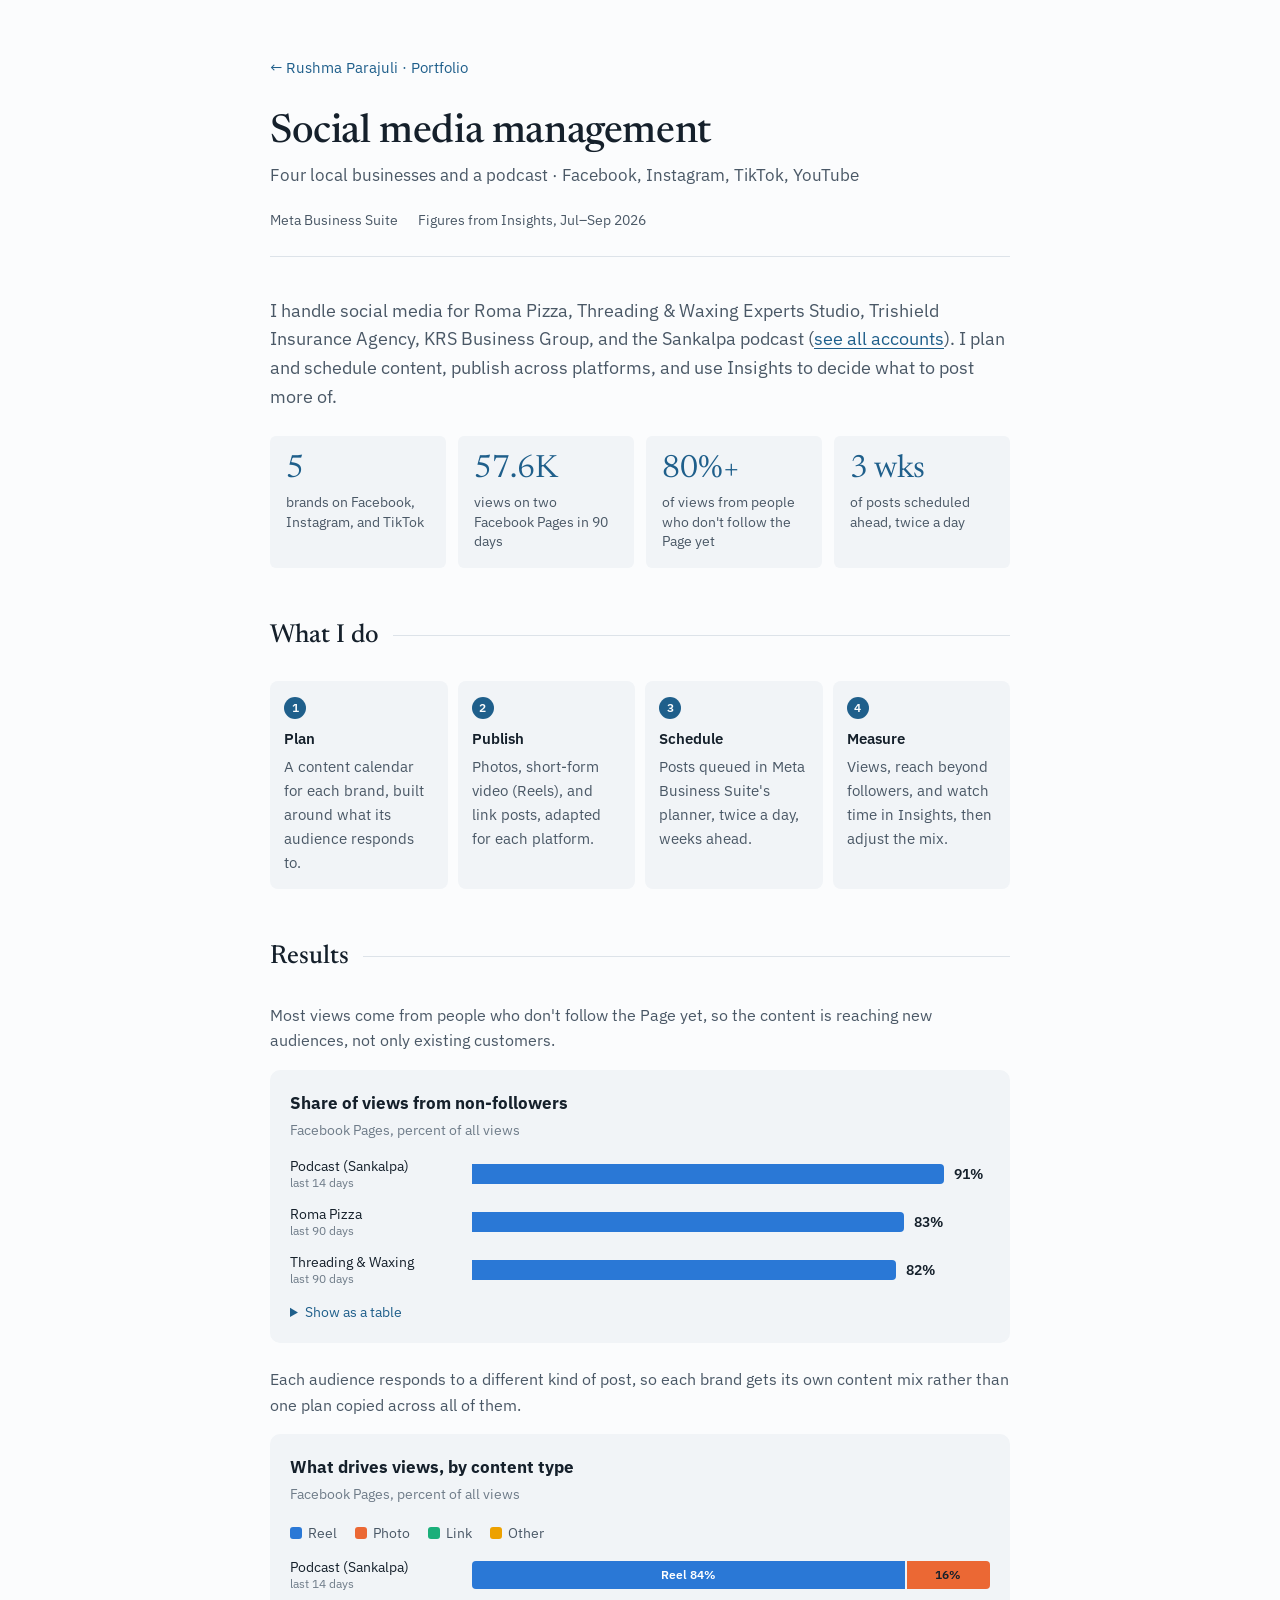
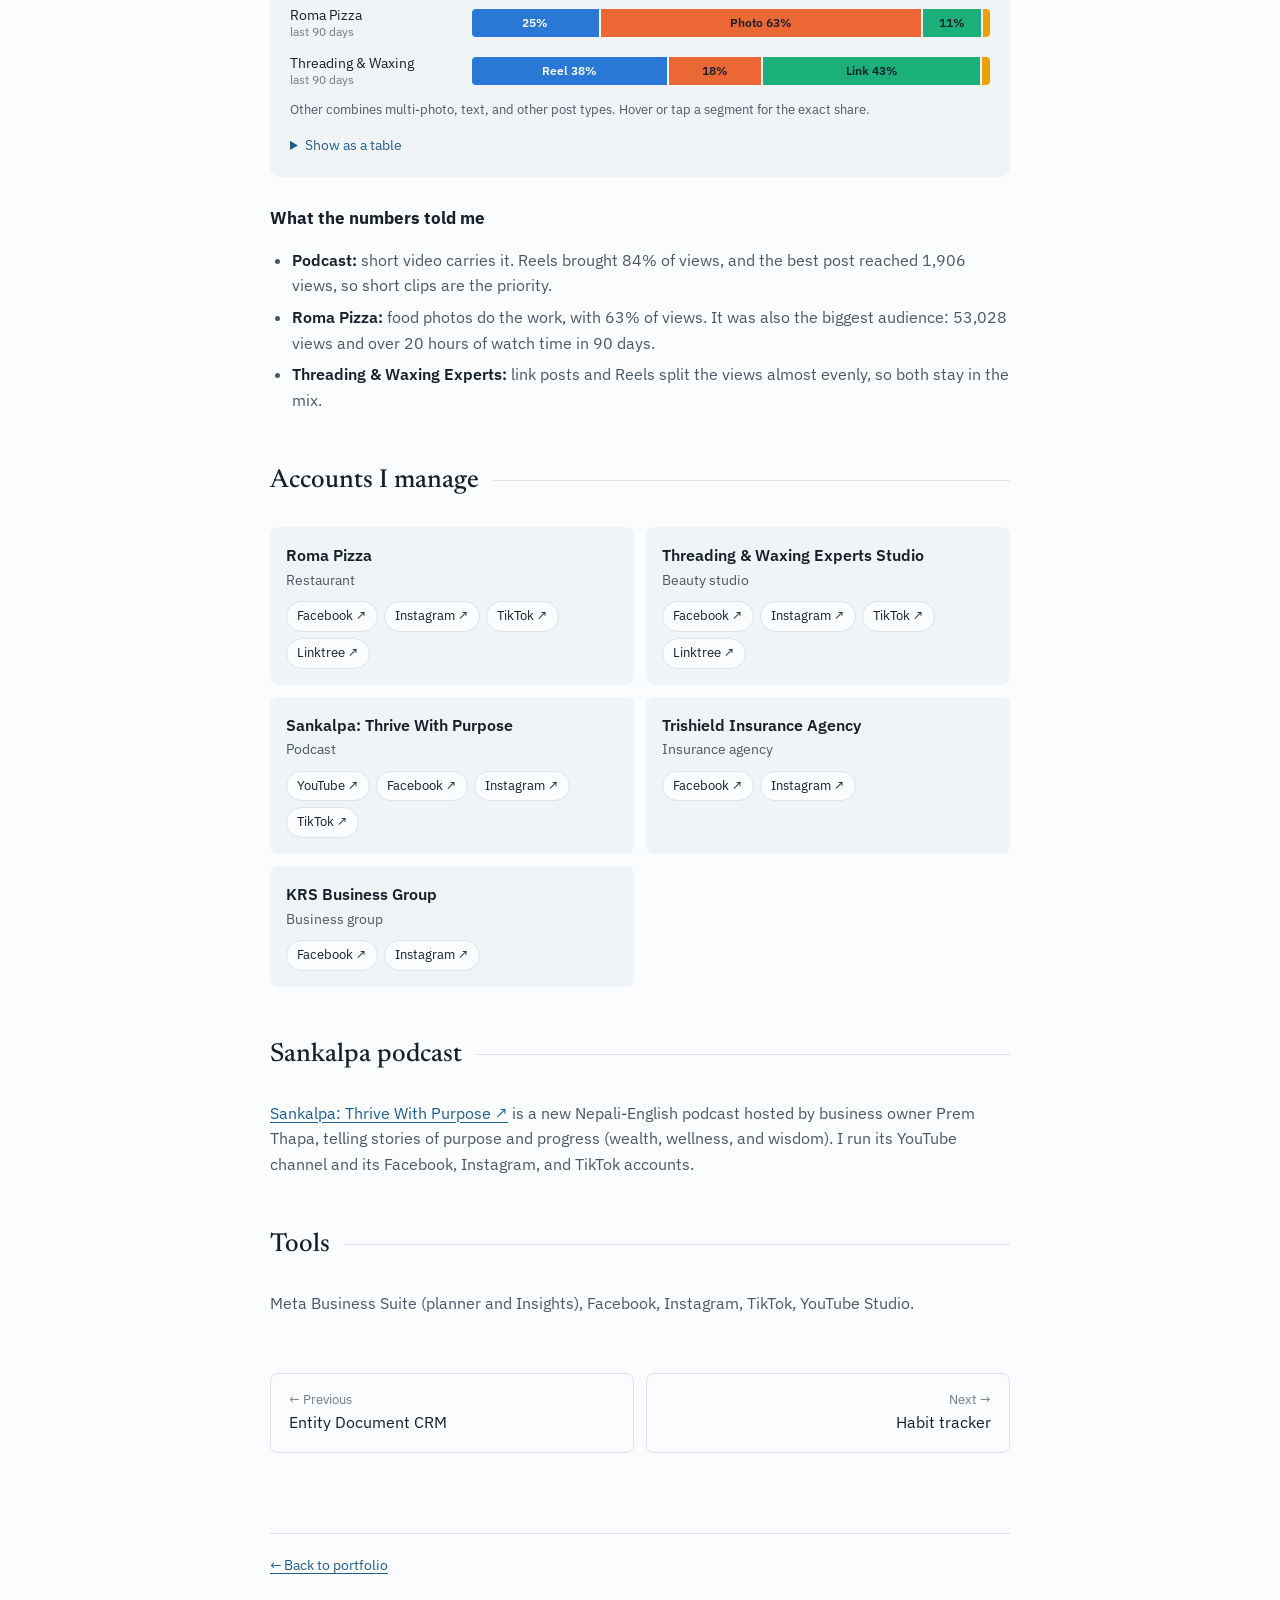
<file: projects/social-media.html>
<!doctype html>
<html lang="en">
<head>
  <meta charset="utf-8">
  <meta name="viewport" content="width=device-width, initial-scale=1">
  <title>Social Media Management</title>
  <meta name="description" content="How Rushma Parajuli runs social media for four local businesses and a podcast, with results from Meta Business Suite Insights.">
  <meta name="color-scheme" content="light dark">
  <link rel="preconnect" href="https://fonts.googleapis.com">
  <link rel="preconnect" href="https://fonts.gstatic.com" crossorigin>
  <link href="https://fonts.googleapis.com/css2?family=Newsreader:opsz,wght@6..72,400;6..72,500;6..72,600&family=IBM+Plex+Sans:wght@400;500;600&display=swap" rel="stylesheet">
  <link rel="stylesheet" href="../styles.css">
</head>
<body>
  <article class="doc case">
    <p class="crumb"><a href="../index.html#social">← Rushma Parajuli · Portfolio</a></p>

    <h1>Social media management</h1>
    <p class="sub">Four local businesses and a podcast · Facebook, Instagram, TikTok, YouTube</p>
    <ul class="docmeta">
      <li>Meta Business Suite</li>
      <li>Figures from Insights, Jul–Sep 2026</li>
    </ul>

    <p class="lede">I handle social media for Roma Pizza, Threading &amp; Waxing Experts Studio, Trishield Insurance Agency, KRS Business Group, and the Sankalpa podcast (<a href="#brands">see all accounts</a>). I plan and schedule content, publish across platforms, and use Insights to decide what to post more of.</p>

    <div class="stats">
      <div class="stat"><p class="num">5</p><p class="label">brands on Facebook, Instagram, and TikTok</p></div>
      <div class="stat"><p class="num">57.6K</p><p class="label">views on two Facebook Pages in 90 days</p></div>
      <div class="stat"><p class="num">80%+</p><p class="label">of views from people who don't follow the Page yet</p></div>
      <div class="stat"><p class="num">3 wks</p><p class="label">of posts scheduled ahead, twice a day</p></div>
    </div>

    <h2 id="what-i-do">What I do</h2>
    <ol class="flow">
      <li><strong>Plan</strong>A content calendar for each brand, built around what its audience responds to.</li>
      <li><strong>Publish</strong>Photos, short-form video (Reels), and link posts, adapted for each platform.</li>
      <li><strong>Schedule</strong>Posts queued in Meta Business Suite's planner, twice a day, weeks ahead.</li>
      <li><strong>Measure</strong>Views, reach beyond followers, and watch time in Insights, then adjust the mix.</li>
    </ol>

    <h2 id="results">Results</h2>
    <p>Most views come from people who don't follow the Page yet, so the content is reaching new audiences, not only existing customers.</p>

    <div class="viz" id="reach-chart">
      <h3>Share of views from non-followers</h3>
      <p class="viz-sub">Facebook Pages, percent of all views</p>
      <div class="bars">
        <div class="bar-row">
          <div class="who">Podcast (Sankalpa)<small>last 14 days</small></div>
          <div class="single"><div class="fill" style="width:91.1%" tabindex="0" data-tip="Podcast: 91.1% of 3,049 views from non-followers"></div><span class="val">91%</span></div>
        </div>
        <div class="bar-row">
          <div class="who">Roma Pizza<small>last 90 days</small></div>
          <div class="single"><div class="fill" style="width:83.4%" tabindex="0" data-tip="Roma Pizza: 83.4% of 53,028 views from non-followers"></div><span class="val">83%</span></div>
        </div>
        <div class="bar-row">
          <div class="who">Threading &amp; Waxing<small>last 90 days</small></div>
          <div class="single"><div class="fill" style="width:81.9%" tabindex="0" data-tip="Threading &amp; Waxing: 81.9% of 4,592 views from non-followers"></div><span class="val">82%</span></div>
        </div>
      </div>
      <details>
        <summary>Show as a table</summary>
        <div class="table-wrap">
          <table>
            <thead><tr><th>Page</th><th>Period</th><th>Views</th><th>From non-followers</th></tr></thead>
            <tbody>
              <tr><td>Podcast (Sankalpa)</td><td>Sep 16–29, 2026</td><td>3,049</td><td>91.1%</td></tr>
              <tr><td>Roma Pizza</td><td>Jul 2 – Sep 29, 2026</td><td>53,028</td><td>83.4%</td></tr>
              <tr><td>Threading &amp; Waxing Experts</td><td>Jul 2 – Sep 29, 2026</td><td>4,592</td><td>81.9%</td></tr>
            </tbody>
          </table>
        </div>
      </details>
    </div>

    <p>Each audience responds to a different kind of post, so each brand gets its own content mix rather than one plan copied across all of them.</p>

    <div class="viz" id="mix-chart">
      <h3>What drives views, by content type</h3>
      <p class="viz-sub">Facebook Pages, percent of all views</p>
      <ul class="legend-row">
        <li><i style="background:var(--series-1)"></i>Reel</li>
        <li><i style="background:var(--series-2)"></i>Photo</li>
        <li><i style="background:var(--series-3)"></i>Link</li>
        <li><i style="background:var(--series-4)"></i>Other</li>
      </ul>
      <div class="bars">
        <div class="bar-row">
          <div class="who">Podcast (Sankalpa)<small>last 14 days</small></div>
          <div class="stack">
            <span class="seg" style="flex:83.9;background:var(--series-1)" tabindex="0" data-tip="Podcast · Reel: 83.9%">Reel 84%</span>
            <span class="seg dark-text" style="flex:16.1;background:var(--series-2)" tabindex="0" data-tip="Podcast · Photo: 16.1%">16%</span>
          </div>
        </div>
        <div class="bar-row">
          <div class="who">Roma Pizza<small>last 90 days</small></div>
          <div class="stack">
            <span class="seg" style="flex:24.8;background:var(--series-1)" tabindex="0" data-tip="Roma Pizza · Reel: 24.8%">25%</span>
            <span class="seg dark-text" style="flex:62.5;background:var(--series-2)" tabindex="0" data-tip="Roma Pizza · Photo: 62.5%">Photo 63%</span>
            <span class="seg dark-text" style="flex:11.4;background:var(--series-3)" tabindex="0" data-tip="Roma Pizza · Link: 11.4%">11%</span>
            <span class="seg dark-text" style="flex:1.3;background:var(--series-4)" tabindex="0" data-tip="Roma Pizza · Other: 1.3%"></span>
          </div>
        </div>
        <div class="bar-row">
          <div class="who">Threading &amp; Waxing<small>last 90 days</small></div>
          <div class="stack">
            <span class="seg" style="flex:38.2;background:var(--series-1)" tabindex="0" data-tip="Threading &amp; Waxing · Reel: 38.2%">Reel 38%</span>
            <span class="seg dark-text" style="flex:17.9;background:var(--series-2)" tabindex="0" data-tip="Threading &amp; Waxing · Photo: 17.9%">18%</span>
            <span class="seg dark-text" style="flex:42.5;background:var(--series-3)" tabindex="0" data-tip="Threading &amp; Waxing · Link: 42.5%">Link 43%</span>
            <span class="seg dark-text" style="flex:1.5;background:var(--series-4)" tabindex="0" data-tip="Threading &amp; Waxing · Other: 1.5%"></span>
          </div>
        </div>
      </div>
      <p class="axis-note">Other combines multi-photo, text, and other post types. Hover or tap a segment for the exact share.</p>
      <details>
        <summary>Show as a table</summary>
        <div class="table-wrap">
          <table>
            <thead><tr><th>Page</th><th>Reel</th><th>Photo</th><th>Link</th><th>Other</th></tr></thead>
            <tbody>
              <tr><td>Podcast (Sankalpa)</td><td>83.9%</td><td>16.1%</td><td>–</td><td>–</td></tr>
              <tr><td>Roma Pizza</td><td>24.8%</td><td>62.5%</td><td>11.4%</td><td>1.3%</td></tr>
              <tr><td>Threading &amp; Waxing Experts</td><td>38.2%</td><td>17.9%</td><td>42.5%</td><td>1.5%</td></tr>
            </tbody>
          </table>
        </div>
      </details>
    </div>

    <h3>What the numbers told me</h3>
    <ul>
      <li><strong>Podcast:</strong> short video carries it. Reels brought 84% of views, and the best post reached 1,906 views, so short clips are the priority.</li>
      <li><strong>Roma Pizza:</strong> food photos do the work, with 63% of views. It was also the biggest audience: 53,028 views and over 20 hours of watch time in 90 days.</li>
      <li><strong>Threading &amp; Waxing Experts:</strong> link posts and Reels split the views almost evenly, so both stay in the mix.</li>
    </ul>

    <h2 id="brands">Accounts I manage</h2>
    <div class="accounts">
      <div class="acct">
        <p class="acct-name">Roma Pizza</p>
        <p class="acct-type">Restaurant</p>
        <ul class="pills"><li><a href="https://www.facebook.com/profile.php?id=61592435582231" target="_blank" rel="noopener" aria-label="Roma Pizza on Facebook">Facebook ↗</a></li><li><a href="https://www.instagram.com/eatromapizza/" target="_blank" rel="noopener" aria-label="Roma Pizza on Instagram">Instagram ↗</a></li><li><a href="https://www.tiktok.com/@eatromapizza" target="_blank" rel="noopener" aria-label="Roma Pizza on TikTok">TikTok ↗</a></li><li><a href="https://linktr.ee/eatromapizza" target="_blank" rel="noopener" aria-label="Roma Pizza on Linktree">Linktree ↗</a></li></ul>
      </div>
      <div class="acct">
        <p class="acct-name">Threading &amp; Waxing Experts Studio</p>
        <p class="acct-type">Beauty studio</p>
        <ul class="pills"><li><a href="https://www.facebook.com/profile.php?id=61592050048714" target="_blank" rel="noopener" aria-label="Threading &amp; Waxing Experts Studio on Facebook">Facebook ↗</a></li><li><a href="https://www.instagram.com/threadingwaxingexperts/" target="_blank" rel="noopener" aria-label="Threading &amp; Waxing Experts Studio on Instagram">Instagram ↗</a></li><li><a href="https://www.tiktok.com/@twexpertsstudio67" target="_blank" rel="noopener" aria-label="Threading &amp; Waxing Experts Studio on TikTok">TikTok ↗</a></li><li><a href="https://linktr.ee/threadingwaxingexpertstudio" target="_blank" rel="noopener" aria-label="Threading &amp; Waxing Experts Studio on Linktree">Linktree ↗</a></li></ul>
      </div>
      <div class="acct">
        <p class="acct-name">Sankalpa: Thrive With Purpose</p>
        <p class="acct-type">Podcast</p>
        <ul class="pills"><li><a href="https://www.youtube.com/@SankalpaThriveWithPurpose" target="_blank" rel="noopener" aria-label="Sankalpa: Thrive With Purpose on YouTube">YouTube ↗</a></li><li><a href="https://www.facebook.com/profile.php?id=61594559649564" target="_blank" rel="noopener" aria-label="Sankalpa: Thrive With Purpose on Facebook">Facebook ↗</a></li><li><a href="https://www.instagram.com/sankalpathrivewithpurpose/" target="_blank" rel="noopener" aria-label="Sankalpa: Thrive With Purpose on Instagram">Instagram ↗</a></li><li><a href="https://www.tiktok.com/@sankalpapodcast" target="_blank" rel="noopener" aria-label="Sankalpa: Thrive With Purpose on TikTok">TikTok ↗</a></li></ul>
      </div>
      <div class="acct">
        <p class="acct-name">Trishield Insurance Agency</p>
        <p class="acct-type">Insurance agency</p>
        <ul class="pills"><li><a href="https://www.facebook.com/profile.php?id=61591925853981" target="_blank" rel="noopener" aria-label="Trishield Insurance Agency on Facebook">Facebook ↗</a></li><li><a href="https://www.instagram.com/trishieldinsurance/" target="_blank" rel="noopener" aria-label="Trishield Insurance Agency on Instagram">Instagram ↗</a></li></ul>
      </div>
      <div class="acct">
        <p class="acct-name">KRS Business Group</p>
        <p class="acct-type">Business group</p>
        <ul class="pills"><li><a href="https://www.facebook.com/profile.php?id=61592117784786" target="_blank" rel="noopener" aria-label="KRS Business Group on Facebook">Facebook ↗</a></li><li><a href="https://www.instagram.com/krsbusinessgroupinc/" target="_blank" rel="noopener" aria-label="KRS Business Group on Instagram">Instagram ↗</a></li></ul>
      </div>
    </div>

    <h2 id="podcast">Sankalpa podcast</h2>
    <p><a href="https://www.youtube.com/@SankalpaThriveWithPurpose" target="_blank" rel="noopener">Sankalpa: Thrive With Purpose ↗</a> is a new Nepali-English podcast hosted by business owner Prem Thapa, telling stories of purpose and progress (wealth, wellness, and wisdom). I run its YouTube channel and its Facebook, Instagram, and TikTok accounts.</p>

    <h2 id="tools">Tools</h2>
    <p>Meta Business Suite (planner and Insights), Facebook, Instagram, TikTok, YouTube Studio.</p>

    <nav class="pager" aria-label="More projects">
      <a href="crm.html"><small>← Previous</small>Entity Document CRM</a>
      <a class="next" href="habit-tracker.html"><small>Next →</small>Habit tracker</a>
    </nav>
    <footer><a href="../index.html">← Back to portfolio</a></footer>
  </article>
  <script src="../chart-tips.js"></script>
</body>
</html>
</file>
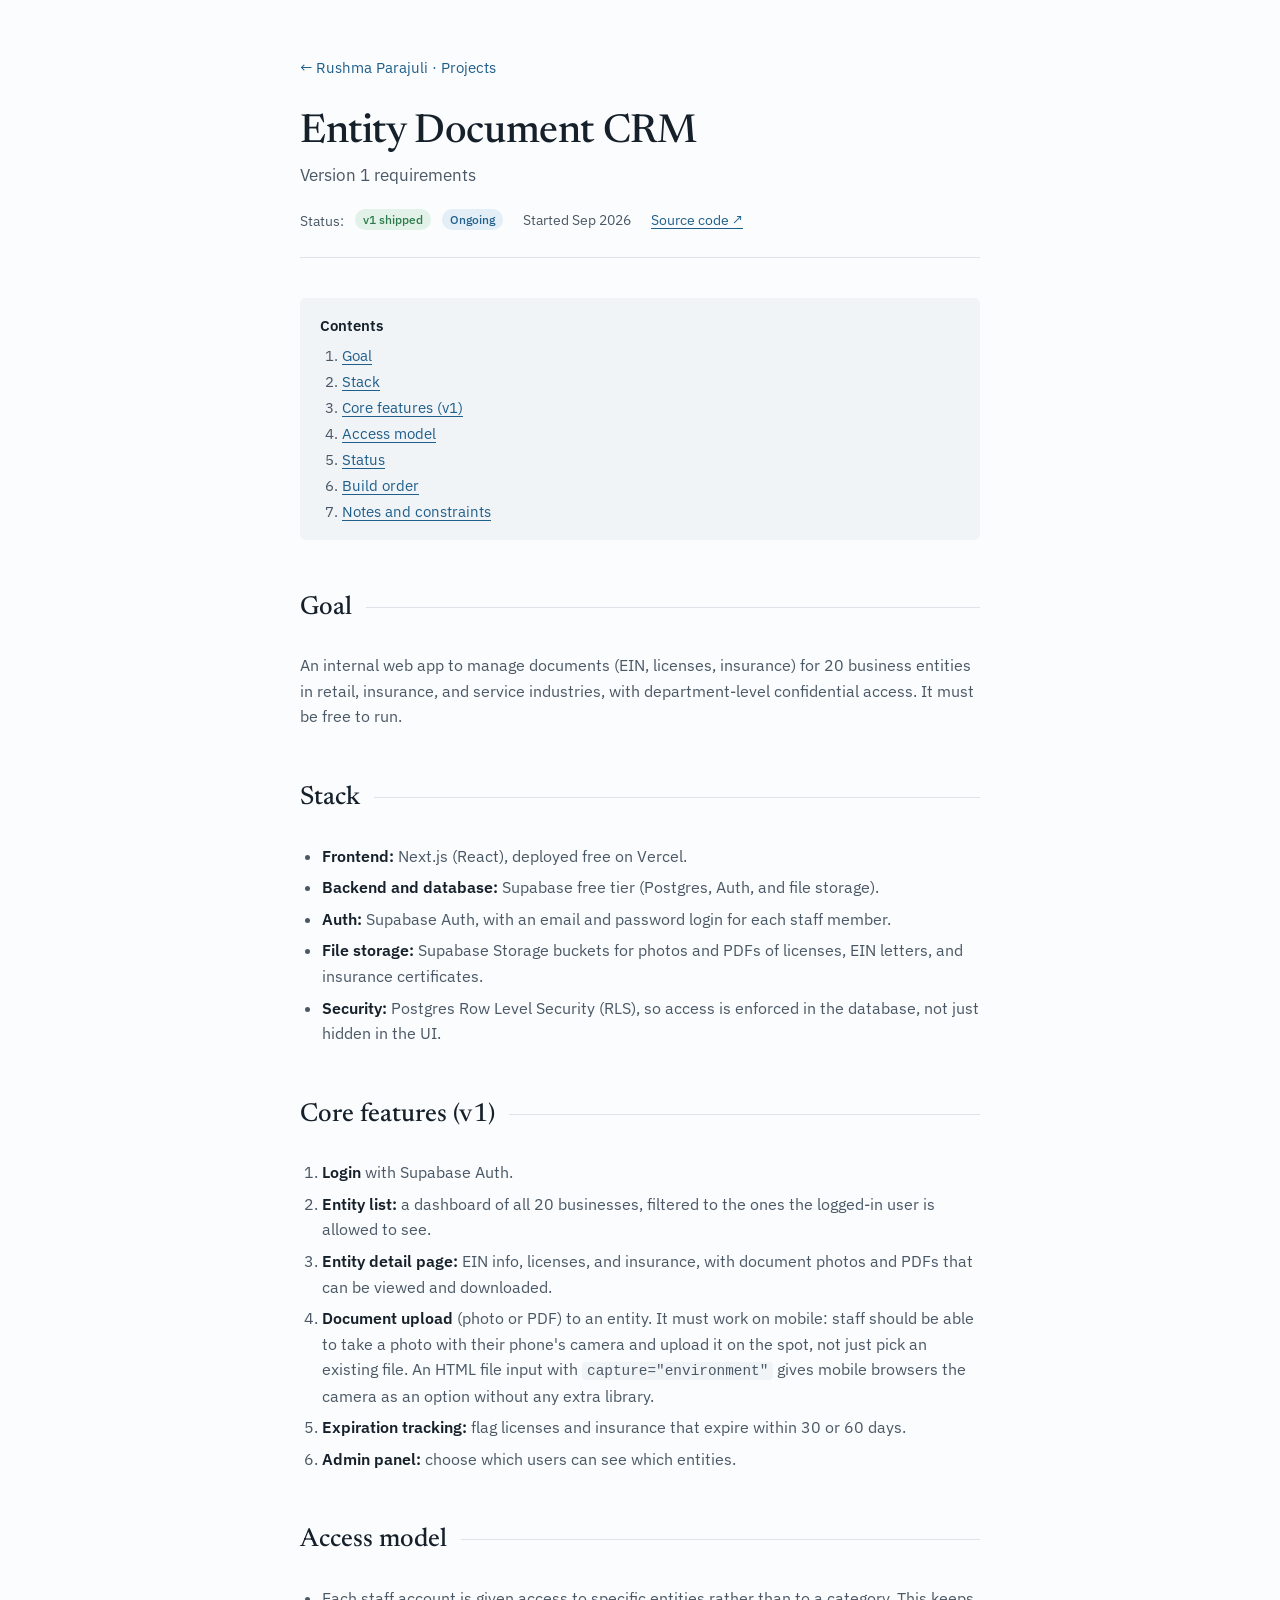
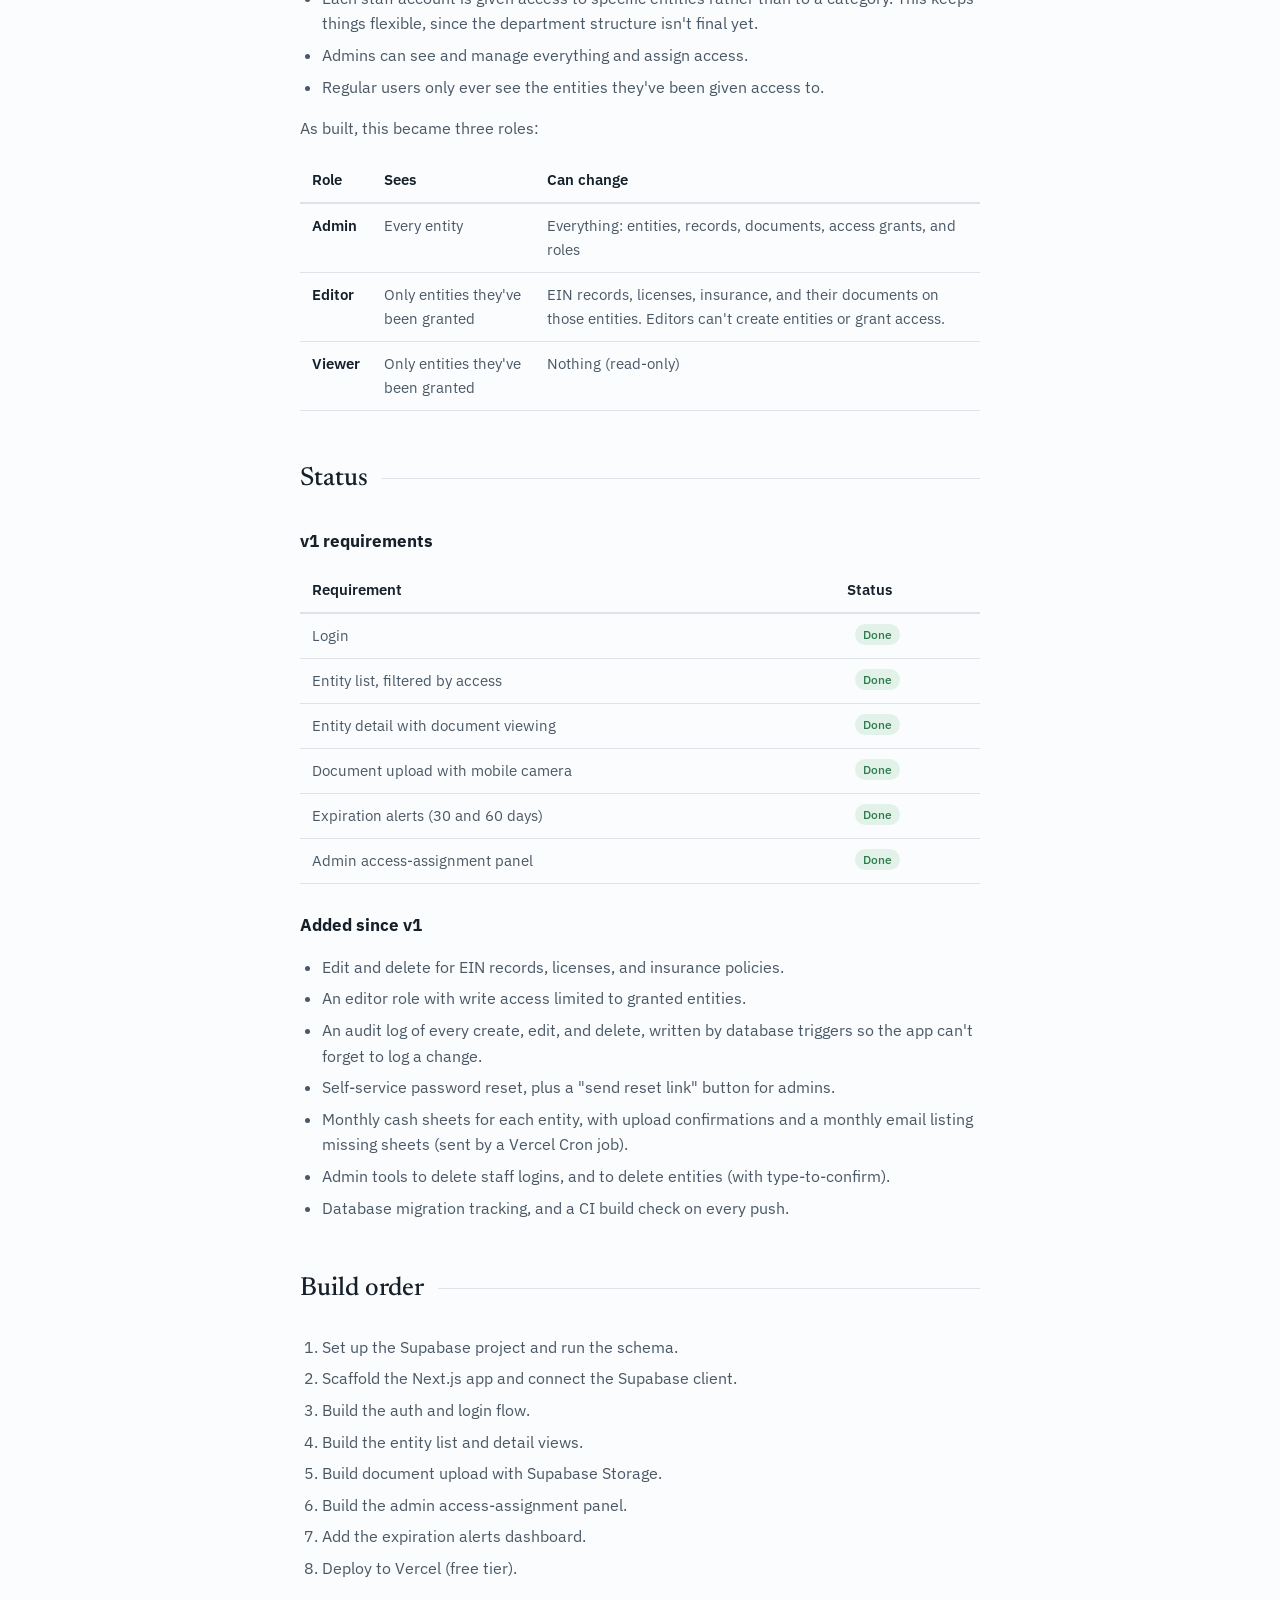
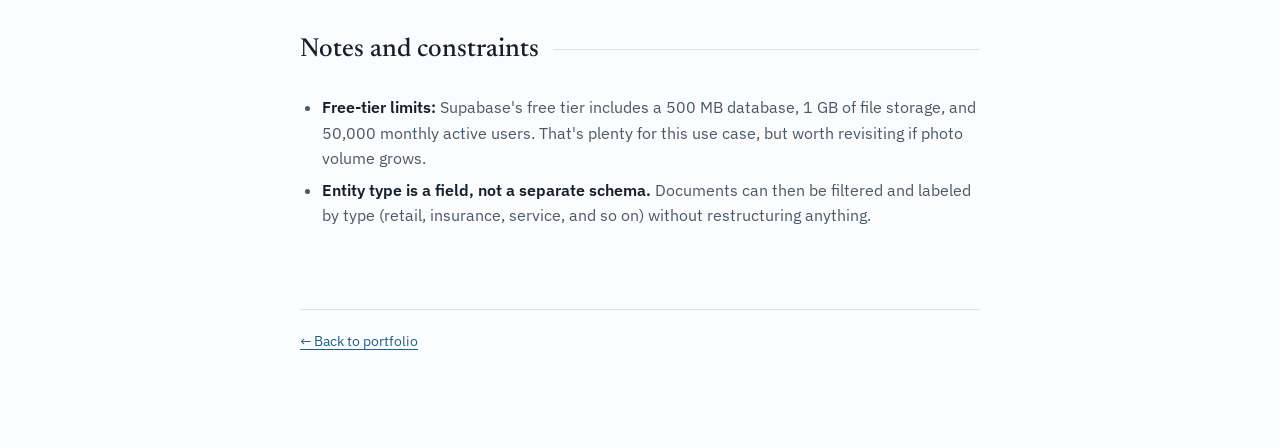
<file: requirements/crm-v1.html>
<!doctype html>
<html lang="en">
<head>
  <meta charset="utf-8">
  <meta name="viewport" content="width=device-width, initial-scale=1">
  <title>CRM v1 Requirements</title>
  <meta name="description" content="Version 1 requirements and current status for the Entity Document CRM, an ongoing project by Rushma Parajuli.">
  <meta name="color-scheme" content="light dark">
  <link rel="preconnect" href="https://fonts.googleapis.com">
  <link rel="preconnect" href="https://fonts.gstatic.com" crossorigin>
  <link href="https://fonts.googleapis.com/css2?family=Newsreader:opsz,wght@6..72,400;6..72,500;6..72,600&family=IBM+Plex+Sans:wght@400;500;600&display=swap" rel="stylesheet">
  <link rel="stylesheet" href="../styles.css">
</head>
<body>
  <article class="doc">
    <p class="crumb"><a href="../index.html#crm">← Rushma Parajuli · Projects</a></p>

    <h1>Entity Document CRM</h1>
    <p class="sub">Version 1 requirements</p>
    <ul class="docmeta">
      <li>Status: <span class="badge ok">v1 shipped</span> <span class="badge">Ongoing</span></li>
      <li>Started Sep 2026</li>
      <li><a href="https://github.com/rushmaparajuli39/CRM" target="_blank" rel="noopener">Source code ↗</a></li>
    </ul>

    <nav class="toc" aria-label="Contents">
      <strong>Contents</strong>
      <ol>
        <li><a href="#goal">Goal</a></li>
        <li><a href="#stack">Stack</a></li>
        <li><a href="#features">Core features (v1)</a></li>
        <li><a href="#access">Access model</a></li>
        <li><a href="#status">Status</a></li>
        <li><a href="#build">Build order</a></li>
        <li><a href="#notes">Notes and constraints</a></li>
      </ol>
    </nav>

    <h2 id="goal">Goal</h2>
    <p>An internal web app to manage documents (EIN, licenses, insurance) for 20 business entities in retail, insurance, and service industries, with department-level confidential access. It must be free to run.</p>

    <h2 id="stack">Stack</h2>
    <ul>
      <li><strong>Frontend:</strong> Next.js (React), deployed free on Vercel.</li>
      <li><strong>Backend and database:</strong> Supabase free tier (Postgres, Auth, and file storage).</li>
      <li><strong>Auth:</strong> Supabase Auth, with an email and password login for each staff member.</li>
      <li><strong>File storage:</strong> Supabase Storage buckets for photos and PDFs of licenses, EIN letters, and insurance certificates.</li>
      <li><strong>Security:</strong> Postgres Row Level Security (RLS), so access is enforced in the database, not just hidden in the UI.</li>
    </ul>

    <h2 id="features">Core features (v1)</h2>
    <ol>
      <li><strong>Login</strong> with Supabase Auth.</li>
      <li><strong>Entity list:</strong> a dashboard of all 20 businesses, filtered to the ones the logged-in user is allowed to see.</li>
      <li><strong>Entity detail page:</strong> EIN info, licenses, and insurance, with document photos and PDFs that can be viewed and downloaded.</li>
      <li><strong>Document upload</strong> (photo or PDF) to an entity. It must work on mobile: staff should be able to take a photo with their phone's camera and upload it on the spot, not just pick an existing file. An HTML file input with <code>capture="environment"</code> gives mobile browsers the camera as an option without any extra library.</li>
      <li><strong>Expiration tracking:</strong> flag licenses and insurance that expire within 30 or 60 days.</li>
      <li><strong>Admin panel:</strong> choose which users can see which entities.</li>
    </ol>

    <h2 id="access">Access model</h2>
    <ul>
      <li>Each staff account is given access to specific entities rather than to a category. This keeps things flexible, since the department structure isn't final yet.</li>
      <li>Admins can see and manage everything and assign access.</li>
      <li>Regular users only ever see the entities they've been given access to.</li>
    </ul>
    <p>As built, this became three roles:</p>
    <div class="table-wrap">
      <table>
        <thead><tr><th>Role</th><th>Sees</th><th>Can change</th></tr></thead>
        <tbody>
          <tr><td><strong>Admin</strong></td><td>Every entity</td><td>Everything: entities, records, documents, access grants, and roles</td></tr>
          <tr><td><strong>Editor</strong></td><td>Only entities they've been granted</td><td>EIN records, licenses, insurance, and their documents on those entities. Editors can't create entities or grant access.</td></tr>
          <tr><td><strong>Viewer</strong></td><td>Only entities they've been granted</td><td>Nothing (read-only)</td></tr>
        </tbody>
      </table>
    </div>

    <h2 id="status">Status</h2>
    <h3>v1 requirements</h3>
    <div class="table-wrap">
      <table>
        <thead><tr><th>Requirement</th><th>Status</th></tr></thead>
        <tbody>
          <tr><td>Login</td><td><span class="badge ok">Done</span></td></tr>
          <tr><td>Entity list, filtered by access</td><td><span class="badge ok">Done</span></td></tr>
          <tr><td>Entity detail with document viewing</td><td><span class="badge ok">Done</span></td></tr>
          <tr><td>Document upload with mobile camera</td><td><span class="badge ok">Done</span></td></tr>
          <tr><td>Expiration alerts (30 and 60 days)</td><td><span class="badge ok">Done</span></td></tr>
          <tr><td>Admin access-assignment panel</td><td><span class="badge ok">Done</span></td></tr>
        </tbody>
      </table>
    </div>
    <h3>Added since v1</h3>
    <ul>
      <li>Edit and delete for EIN records, licenses, and insurance policies.</li>
      <li>An editor role with write access limited to granted entities.</li>
      <li>An audit log of every create, edit, and delete, written by database triggers so the app can't forget to log a change.</li>
      <li>Self-service password reset, plus a "send reset link" button for admins.</li>
      <li>Monthly cash sheets for each entity, with upload confirmations and a monthly email listing missing sheets (sent by a Vercel Cron job).</li>
      <li>Admin tools to delete staff logins, and to delete entities (with type-to-confirm).</li>
      <li>Database migration tracking, and a CI build check on every push.</li>
    </ul>

    <h2 id="build">Build order</h2>
    <ol>
      <li>Set up the Supabase project and run the schema.</li>
      <li>Scaffold the Next.js app and connect the Supabase client.</li>
      <li>Build the auth and login flow.</li>
      <li>Build the entity list and detail views.</li>
      <li>Build document upload with Supabase Storage.</li>
      <li>Build the admin access-assignment panel.</li>
      <li>Add the expiration alerts dashboard.</li>
      <li>Deploy to Vercel (free tier).</li>
    </ol>

    <h2 id="notes">Notes and constraints</h2>
    <ul>
      <li><strong>Free-tier limits:</strong> Supabase's free tier includes a 500 MB database, 1 GB of file storage, and 50,000 monthly active users. That's plenty for this use case, but worth revisiting if photo volume grows.</li>
      <li><strong>Entity type is a field, not a separate schema.</strong> Documents can then be filtered and labeled by type (retail, insurance, service, and so on) without restructuring anything.</li>
    </ul>

    <footer><a href="../index.html">← Back to portfolio</a></footer>
  </article>
</body>
</html>
</file>
<file: styles.css>
:root {
  --bg: #fbfcfd;
  --surface: #f1f4f7;
  --ink: #15202b;
  --ink-soft: #4a5866;
  --ink-faint: #6f7c89;
  --rule: #dde3e9;
  --accent: #1f5f8b;
  --accent-soft: #e3eef6;
  --ok: #2c7a4b;
  --ok-soft: #e2f2e8;
  --serif: "Newsreader", Georgia, "Times New Roman", serif;
  --sans: "IBM Plex Sans", system-ui, -apple-system, "Segoe UI", sans-serif;
}
@media (prefers-color-scheme: dark) {
  :root {
    --bg: #0f151b;
    --surface: #172029;
    --ink: #e6ebf0;
    --ink-soft: #a9b5c1;
    --ink-faint: #8290a0;
    --rule: #26323e;
    --accent: #7fb6dd;
    --accent-soft: #1a2b3a;
    --ok: #7dcf9f;
    --ok-soft: #173024;
  }
}

*, *::before, *::after { box-sizing: border-box; }
html { -webkit-text-size-adjust: 100%; scroll-behavior: smooth; }
body {
  margin: 0;
  background: var(--bg);
  color: var(--ink);
  font-family: var(--sans);
  font-size: 16px;
  line-height: 1.6;
}
a { color: var(--accent); text-underline-offset: 3px; text-decoration-thickness: 1px; }
a:hover { text-decoration-thickness: 2px; }
a:focus-visible { outline: 2px solid var(--accent); outline-offset: 3px; border-radius: 3px; }
section[id], h2[id], h3[id] { scroll-margin-top: 24px; }

.page {
  max-width: 1080px;
  margin: 0 auto;
  padding: 72px 40px 96px;
  display: grid;
  grid-template-columns: 300px 1fr;
  gap: 72px;
}

/* Sidebar */
.intro { position: sticky; top: 72px; align-self: start; }
.monogram {
  width: 56px; height: 56px;
  border-radius: 50%;
  display: grid; place-items: center;
  background: var(--accent-soft);
  color: var(--accent);
  font-family: var(--serif);
  font-size: 22px; font-weight: 600;
  margin-bottom: 28px;
  text-decoration: none;
}
h1 {
  font-family: var(--serif);
  font-weight: 500;
  font-size: 44px;
  line-height: 1.05;
  letter-spacing: -0.01em;
  margin: 0 0 16px;
}
.tagline { color: var(--ink-soft); margin: 0 0 28px; }

.jump { display: flex; flex-wrap: wrap; gap: 4px 18px; margin: 0 0 28px; padding: 0; list-style: none; font-size: 15px; }
.jump a { color: var(--ink-soft); text-decoration: none; }
.jump a:hover { color: var(--accent); text-decoration: underline; }

.contact { list-style: none; margin: 0; padding: 0; border-top: 1px solid var(--rule); }
.contact li { border-bottom: 1px solid var(--rule); }
.contact a {
  display: flex; align-items: center; gap: 12px;
  padding: 11px 4px;
  color: var(--ink);
  text-decoration: none;
  font-size: 15px;
  overflow-wrap: anywhere;
  border-radius: 4px;
}
.contact a::after { content: "→"; margin-left: auto; color: var(--ink-faint); transition: transform .15s; }
.contact a:hover { color: var(--accent); background: var(--surface); }
.contact a:hover::after { color: var(--accent); transform: translateX(3px); }
.contact svg { flex: none; width: 18px; height: 18px; color: var(--ink-faint); }
.contact a:hover svg { color: var(--accent); }

/* Main */
main > section + section { margin-top: 64px; }
h2 {
  font-family: var(--serif);
  font-weight: 500;
  font-size: 26px;
  margin: 0 0 24px;
  display: flex; align-items: baseline; gap: 14px;
}
h2::after { content: ""; flex: 1; height: 1px; background: var(--rule); transform: translateY(-6px); }

/* Timeline */
.timeline { list-style: none; margin: 0; padding: 0; position: relative; }
.timeline::before {
  content: ""; position: absolute;
  left: 5px; top: 10px; bottom: 10px;
  width: 1px; background: var(--rule);
}
.timeline > li { position: relative; padding-left: 32px; }
.timeline > li + li { margin-top: 28px; }
.timeline > li::before {
  content: ""; position: absolute;
  left: 0; top: 8px;
  width: 11px; height: 11px; border-radius: 50%;
  background: var(--bg);
  border: 2px solid var(--ink-faint);
}
.timeline > li.current::before { background: var(--accent); border-color: var(--accent); }
.role { font-weight: 600; font-size: 17px; margin: 0; }
.org { margin: 2px 0 0; color: var(--ink-soft); }
.org a { color: inherit; }
.org a:hover { color: var(--accent); }
.when { margin: 2px 0 0; font-size: 14px; color: var(--ink-faint); font-variant-numeric: tabular-nums; }
.badge {
  display: inline-block; margin-left: 8px;
  padding: 1px 8px; border-radius: 999px;
  background: var(--accent-soft); color: var(--accent);
  font-size: 12px; font-weight: 500; vertical-align: 2px;
}
.badge.ok { background: var(--ok-soft); color: var(--ok); }

/* Social media */
.intro-text { color: var(--ink-soft); margin: 0 0 20px; max-width: 62ch; }
.stats { display: grid; grid-template-columns: repeat(4, 1fr); gap: 12px; }
.stat { background: var(--surface); border-radius: 6px; padding: 16px; }
.stat .num { margin: 0; font-family: var(--serif); font-size: 32px; line-height: 1.1; color: var(--accent); font-variant-numeric: tabular-nums; }
.stat .label { margin: 6px 0 0; font-size: 14px; color: var(--ink-soft); line-height: 1.4; }
.highlights { margin: 20px 0 0; padding-left: 20px; color: var(--ink-soft); }
.highlights li + li { margin-top: 6px; }
.highlights strong { color: var(--ink); font-weight: 600; }
.source { margin: 12px 0 0; font-size: 13px; color: var(--ink-faint); }

/* Education */
.edu { display: grid; gap: 24px; }
.edu-item { display: grid; grid-template-columns: 1fr auto; gap: 4px 24px; }
.edu-item .degree { font-weight: 600; font-size: 17px; margin: 0; }
.edu-item .school { margin: 0; color: var(--ink-soft); grid-column: 1; }
.edu-item .school a { color: inherit; }
.edu-item .school a:hover { color: var(--accent); }
.edu-item .when { grid-column: 2; grid-row: 1; margin: 0; align-self: baseline; text-align: right; }
.edu-item .note { grid-column: 2; grid-row: 2; margin: 0; font-size: 14px; color: var(--accent); text-align: right; }

/* Skills */
.skills { list-style: none; margin: 0; padding: 0; display: flex; flex-wrap: wrap; gap: 8px; }
.skills li {
  padding: 6px 14px;
  border: 1px solid var(--rule);
  border-radius: 999px;
  font-size: 14px;
}

/* Projects */
.projects { display: grid; gap: 20px; }
.project {
  padding: 22px 24px;
  background: var(--surface);
  border-left: 3px solid var(--accent);
  border-radius: 0 6px 6px 0;
}
.project h3 { font-size: 18px; font-weight: 600; margin: 0; }
.project .meta { margin: 2px 0 0; font-size: 14px; color: var(--ink-faint); }
.project p.desc { margin: 10px 0 0; color: var(--ink-soft); }
.project ul.points { margin: 10px 0 0; padding-left: 20px; color: var(--ink-soft); }
.project ul.points li + li { margin-top: 4px; }
.tech { display: flex; flex-wrap: wrap; gap: 4px 16px; font-size: 14px; color: var(--ink-faint); margin: 14px 0 0; padding: 0; list-style: none; }
.actions { display: flex; flex-wrap: wrap; gap: 10px; margin: 18px 0 0; padding: 0; list-style: none; }
.btn {
  display: inline-flex; align-items: center; gap: 6px;
  padding: 7px 14px;
  border-radius: 6px;
  border: 1px solid var(--rule);
  background: var(--bg);
  color: var(--ink);
  font-size: 14px; font-weight: 500;
  text-decoration: none;
}
.btn:hover { border-color: var(--accent); color: var(--accent); }
.btn.primary { background: var(--accent); border-color: var(--accent); color: var(--bg); }
.btn.primary:hover { filter: brightness(1.1); color: var(--bg); }

footer { margin-top: 80px; padding-top: 20px; border-top: 1px solid var(--rule); font-size: 14px; color: var(--ink-faint); }

/* Document pages (requirements etc.) */
.doc { max-width: 760px; margin: 0 auto; padding: 56px 40px 96px; }
.crumb { font-size: 15px; margin: 0 0 32px; }
.crumb a { text-decoration: none; }
.crumb a:hover { text-decoration: underline; }
.doc h1 { font-size: 40px; margin-bottom: 8px; }
.doc .sub { color: var(--ink-soft); margin: 0 0 20px; font-size: 17px; }
.doc .docmeta { display: flex; flex-wrap: wrap; gap: 8px 20px; font-size: 14px; color: var(--ink-faint); margin: 0 0 40px; padding: 0 0 24px; border-bottom: 1px solid var(--rule); list-style: none; }
.doc h2 { margin-top: 48px; }
.doc h3 { font-size: 17px; margin: 28px 0 8px; }
.doc p, .doc li { color: var(--ink-soft); }
.doc strong { color: var(--ink); font-weight: 600; }
.doc ol, .doc ul { padding-left: 22px; }
.doc li + li { margin-top: 6px; }
.doc code { font-size: 0.9em; background: var(--surface); padding: 1px 5px; border-radius: 4px; }
.doc .toc { background: var(--surface); padding: 16px 20px; border-radius: 6px; font-size: 15px; }
.doc .toc ol { margin: 6px 0 0; }
.doc .toc li { margin-top: 2px; }

.table-wrap { overflow-x: auto; margin: 12px 0 0; }
table { width: 100%; border-collapse: collapse; font-size: 15px; }
th, td { text-align: left; padding: 10px 12px; border-bottom: 1px solid var(--rule); vertical-align: top; }
th { font-weight: 600; color: var(--ink); border-bottom-width: 2px; }
td { color: var(--ink-soft); }

/* Responsive */
@media (max-width: 860px) {
  .page { grid-template-columns: 1fr; gap: 48px; padding: 48px 24px 72px; }
  .intro { position: static; }
  .stats { grid-template-columns: repeat(2, 1fr); }
  h1 { font-size: 38px; }
  .doc { padding: 40px 24px 72px; }
}
@media (max-width: 480px) {
  .page { padding: 36px 16px 56px; }
  .doc { padding: 32px 16px 56px; }
  h1, .doc h1 { font-size: 32px; }
  h2 { font-size: 23px; }
  .edu-item { grid-template-columns: 1fr; }
  .edu-item .when, .edu-item .note { grid-column: 1; grid-row: auto; text-align: left; }
  .project { padding: 18px; }
}
@media (prefers-reduced-motion: reduce) {
  html { scroll-behavior: auto; }
  .contact a::after { transition: none; }
}

/* ---- Clickable project cards ---- */
.project h3 a { color: inherit; text-decoration: none; }
.project h3 a:hover { color: var(--accent); text-decoration: underline; text-underline-offset: 3px; }
a.stat { display: block; text-decoration: none; color: inherit; border: 1px solid transparent; transition: border-color .15s; }
a.stat:hover { border-color: var(--accent); }
a.stat:hover .label { color: var(--accent); }
.more-link { display: inline-block; margin-top: 16px; font-weight: 500; }

/* ---- Case study pages ---- */
.case { max-width: 820px; }
.case .lede { font-size: 18px; color: var(--ink-soft); margin: 0 0 24px; }
.case figure { margin: 24px 0; }
.case figure img { width: 100%; height: auto; border-radius: 10px; border: 1px solid var(--rule); display: block; }
.case figcaption { font-size: 14px; color: var(--ink-faint); margin-top: 8px; }
.case .stats { margin: 8px 0 8px; }
.case .actions { margin: 0 0 32px; }
.pager { display: grid; grid-template-columns: 1fr 1fr; gap: 12px; margin-top: 56px; }
.pager a { display: block; padding: 16px 18px; border: 1px solid var(--rule); border-radius: 8px; text-decoration: none; color: var(--ink); }
.pager a:hover { border-color: var(--accent); }
.pager small { display: block; color: var(--ink-faint); font-size: 13px; }
.pager .next { text-align: right; grid-column: 2; }
.flow { display: grid; grid-template-columns: repeat(4, 1fr); gap: 10px; margin: 16px 0 8px; list-style: none; padding: 0; counter-reset: step; }
.flow li { background: var(--surface); border-radius: 8px; padding: 14px; font-size: 15px; color: var(--ink-soft); position: relative; }
.flow li strong { display: block; color: var(--ink); margin-bottom: 4px; }
.flow li::before { counter-increment: step; content: counter(step); display: inline-grid; place-items: center; width: 22px; height: 22px; border-radius: 50%; background: var(--accent); color: var(--bg); font-size: 12px; font-weight: 600; margin-bottom: 8px; }

/* ---- Charts ---- */
.viz {
  --series-1: #2a78d6; --series-2: #eb6834; --series-3: #1baf7a; --series-4: #eda100;
  background: var(--surface); border-radius: 10px; padding: 20px; margin: 16px 0 24px; position: relative;
}
@media (prefers-color-scheme: dark) {
  .viz { --series-1: #3987e5; --series-2: #d95926; --series-3: #199e70; --series-4: #c98500; }
}
.viz h3 { margin: 0; font-size: 17px; }
.viz .viz-sub { margin: 2px 0 16px; font-size: 14px; color: var(--ink-faint); }
.legend-row { display: flex; flex-wrap: wrap; gap: 6px 18px; list-style: none; margin: 0 0 14px; padding: 0; font-size: 14px; color: var(--ink-soft); }
.legend-row i { display: inline-block; width: 12px; height: 12px; border-radius: 3px; margin-right: 6px; vertical-align: -1px; }
.bars { display: grid; gap: 14px; }
.bar-row { display: grid; grid-template-columns: 170px 1fr; gap: 12px; align-items: center; }
.bar-row .who { font-size: 14px; line-height: 1.3; }
.bar-row .who small { display: block; color: var(--ink-faint); font-size: 12px; }
.stack { display: flex; gap: 2px; height: 28px; }
.seg {
  display: flex; align-items: center; justify-content: center;
  color: #fff; font-size: 12px; font-weight: 600; min-width: 0; overflow: hidden; white-space: nowrap;
  cursor: default;
}
.seg:first-child { border-radius: 4px 0 0 4px; }
.seg:last-child { border-radius: 0 4px 4px 0; }
.seg:focus-visible { outline: 2px solid var(--ink); outline-offset: 1px; }
.seg.dark-text { color: #15202b; }
.single { display: flex; align-items: center; gap: 10px; }
.single .fill { height: 20px; border-radius: 0 4px 4px 0; background: var(--series-1); }
.single .val { font-size: 14px; font-weight: 600; font-variant-numeric: tabular-nums; }
.axis-note { font-size: 13px; color: var(--ink-faint); margin: 12px 0 0; }
.tip {
  position: absolute; pointer-events: none; z-index: 2;
  background: var(--ink); color: var(--bg); font-size: 13px; line-height: 1.4;
  padding: 6px 10px; border-radius: 6px; white-space: nowrap; transform: translate(-50%, calc(-100% - 10px));
}
.viz details { margin-top: 14px; font-size: 14px; }
.viz summary { cursor: pointer; color: var(--accent); }
.viz table { margin-top: 8px; font-size: 14px; }

@media (max-width: 640px) {
  .flow { grid-template-columns: 1fr 1fr; }
  .bar-row { grid-template-columns: 1fr; gap: 6px; }
  .pager { grid-template-columns: 1fr; }
  .pager .next { grid-column: 1; }
}
.doc .flow, .doc .legend-row, .doc .actions, .doc .docmeta { padding-left: 0; }
.doc .flow li + li, .doc .legend-row li + li, .doc .actions li + li, .doc .docmeta li + li { margin-top: 0; }

/* Headshot, about, duties */
.headshot { display: block; width: 112px; height: 112px; margin-bottom: 24px; border-radius: 50%; overflow: hidden; box-shadow: 0 0 0 4px var(--accent-soft); }
.headshot img { width: 100%; height: 100%; object-fit: cover; display: block; }
.about { color: var(--ink-soft); margin: 0 0 12px; max-width: 62ch; font-size: 17px; }
.duties { list-style: disc; margin: 8px 0 0; padding-left: 18px; color: var(--ink-soft); font-size: 15px; }
.duties li + li { margin-top: 4px; }
.edu-item .detail { grid-column: 1 / -1; margin: 4px 0 0; font-size: 15px; color: var(--ink-soft); }
.tools { margin: 16px 0 0; font-size: 15px; color: var(--ink-soft); }
.tools strong { color: var(--ink); font-weight: 600; }
@media (max-width: 480px) { .edu-item .detail { grid-row: auto; } }

/* Accounts I manage */
.accounts { display: grid; grid-template-columns: repeat(2, 1fr); gap: 12px; margin: 12px 0 8px; }
.acct { background: var(--surface); border-radius: 8px; padding: 16px; }
.acct-name { margin: 0; font-weight: 600; color: var(--ink); }
.acct-type { margin: 0 0 10px; font-size: 14px; color: var(--ink-faint); }
.doc .pills, .pills { list-style: none; margin: 0; padding: 0; display: flex; flex-wrap: wrap; gap: 6px; }
.doc .pills li + li { margin-top: 0; }
.pills a { display: inline-block; padding: 4px 10px; border: 1px solid var(--rule); border-radius: 999px; font-size: 13px; text-decoration: none; color: var(--ink); background: var(--bg); }
.pills a:hover { border-color: var(--accent); color: var(--accent); }
@media (max-width: 640px) { .accounts { grid-template-columns: 1fr; } }
.doc .acct-name { color: var(--ink); }
</file>
